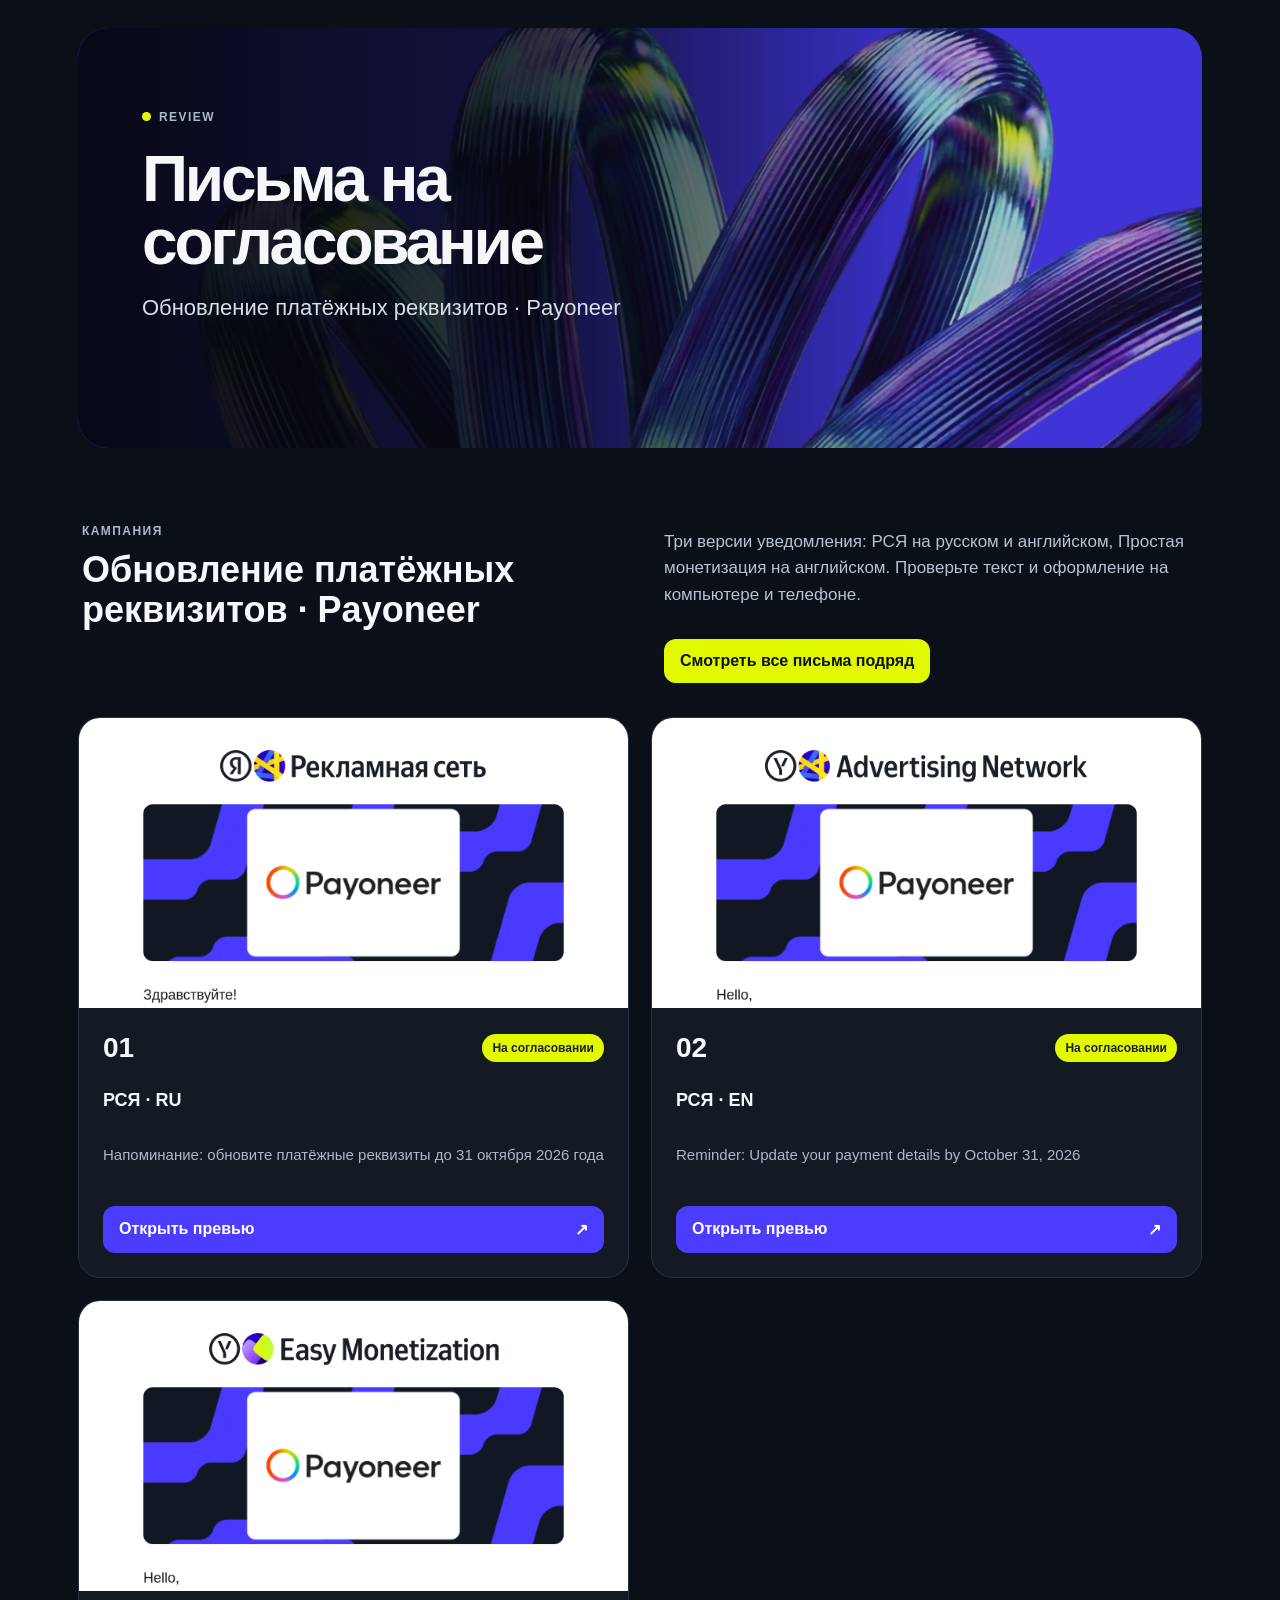
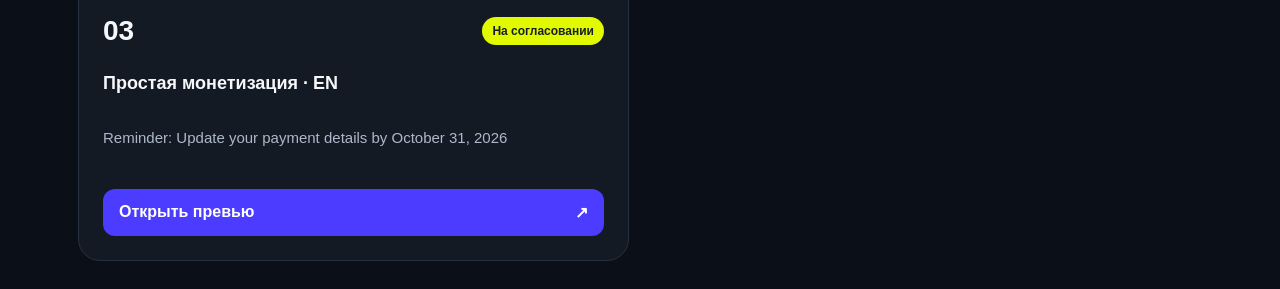
<file: index.html>
<!doctype html>
<html lang="ru">
<head>
  <meta charset="utf-8">
  <meta name="viewport" content="width=device-width,initial-scale=1">
  <meta name="robots" content="noindex, nofollow, noarchive, nosnippet, noimageindex">
  <title>Обновление платёжных реквизитов · Payoneer — письма на согласование</title>
  <link rel="stylesheet" href="styles.css">
</head>
<body>
  <main>
    <section class="hero">
      <img class="hero__image" src="assets/approval-cover.png" alt="">
      <div class="hero__shade"></div>
      <div class="hero__copy"><p class="eyebrow"><span></span>Review</p><h1>Письма на согласование</h1><p>Обновление платёжных реквизитов · Payoneer</p></div>
    </section>
    <section class="intro"><div><p class="kicker">Кампания</p><h2>Обновление платёжных реквизитов · Payoneer</h2></div><div><p class="intro__copy">Три версии уведомления: РСЯ на русском и английском, Простая монетизация на английском. Проверьте текст и оформление на компьютере и телефоне.</p><a class="all-open" href="all.html" style="display:inline-flex;margin-top:14px;padding:13px 16px;border-radius:12px;color:#111;background:#e1fa00;text-decoration:none;font-weight:700">Смотреть все письма подряд</a></div></section>
    <section class="grid"><article class="card">
  <div class="thumb" data-review-thumb>
    <div class="thumb__stage"><iframe src="yan-ru/email.html" title="Миниатюра письма 01" tabindex="-1"></iframe></div>
    <a class="thumb__link" href="yan-ru/" target="_blank" rel="noopener" aria-label="Открыть превью: РСЯ · RU"></a>
  </div>
  <div class="card__body">
    <div class="topline"><span class="number">01</span><span class="status status--pending">На согласовании</span></div>
    <h3 class="email-name">РСЯ · RU</h3>
    <p class="email-subject">Напоминание: обновите платёжные реквизиты до 31 октября 2026 года</p>
    <a class="open" href="yan-ru/" target="_blank" rel="noopener">Открыть превью <span aria-hidden="true">↗</span></a>
  </div>
</article><article class="card">
  <div class="thumb" data-review-thumb>
    <div class="thumb__stage"><iframe src="yan-en/email.html" title="Миниатюра письма 02" tabindex="-1"></iframe></div>
    <a class="thumb__link" href="yan-en/" target="_blank" rel="noopener" aria-label="Открыть превью: РСЯ · EN"></a>
  </div>
  <div class="card__body">
    <div class="topline"><span class="number">02</span><span class="status status--pending">На согласовании</span></div>
    <h3 class="email-name">РСЯ · EN</h3>
    <p class="email-subject">Reminder: Update your payment details by October 31, 2026</p>
    <a class="open" href="yan-en/" target="_blank" rel="noopener">Открыть превью <span aria-hidden="true">↗</span></a>
  </div>
</article><article class="card">
  <div class="thumb" data-review-thumb>
    <div class="thumb__stage"><iframe src="easy-en/email.html" title="Миниатюра письма 03" tabindex="-1"></iframe></div>
    <a class="thumb__link" href="easy-en/" target="_blank" rel="noopener" aria-label="Открыть превью: Простая монетизация · EN"></a>
  </div>
  <div class="card__body">
    <div class="topline"><span class="number">03</span><span class="status status--pending">На согласовании</span></div>
    <h3 class="email-name">Простая монетизация · EN</h3>
    <p class="email-subject">Reminder: Update your payment details by October 31, 2026</p>
    <a class="open" href="easy-en/" target="_blank" rel="noopener">Открыть превью <span aria-hidden="true">↗</span></a>
  </div>
</article></section>
  </main>
  <pre id="review-qa" hidden>{"ready":false}</pre>
  <script>
    const DESKTOP_WIDTH = 700;
    const fitThumb = thumb => {
      const stage = thumb.querySelector('.thumb__stage');
      const scale = thumb.clientWidth / DESKTOP_WIDTH;
      stage.style.transform = `scale(${scale})`;
      stage.dataset.scale = String(scale);
    };
    const thumbs = [...document.querySelectorAll('[data-review-thumb]')];
    const observer = new ResizeObserver(entries => entries.forEach(entry => fitThumb(entry.target)));
    thumbs.forEach(thumb => { fitThumb(thumb); observer.observe(thumb); });

    const publishQa = () => {
      const result = {
        ready: true,
        viewport: {clientWidth: document.documentElement.clientWidth, scrollWidth: document.documentElement.scrollWidth},
        documentOverflow: document.documentElement.scrollWidth > document.documentElement.clientWidth + 1,
        brokenImages: [...document.images].filter(image => image.complete && image.naturalWidth === 0).map(image => image.getAttribute('src')),
        cards: []
      };
      thumbs.forEach((thumb, index) => {
        const stage = thumb.querySelector('.thumb__stage');
        const frame = thumb.querySelector('iframe');
        const article = thumb.closest('.card');
        const number = article.querySelector('.number');
        const emailName = article.querySelector('.email-name');
        const emailSubject = article.querySelector('.email-subject');
        const numberStyle = getComputedStyle(number);
        const nameStyle = getComputedStyle(emailName);
        const subjectStyle = getComputedStyle(emailSubject);
        const thumbRect = thumb.getBoundingClientRect();
        const stageRect = stage.getBoundingClientRect();
        const card = {
          index,
          loaded: false,
          fitGap: Math.abs(thumbRect.width - stageRect.width),
          brokenImages: [],
          iframeOverflow: null,
          name: emailName.textContent.trim(),
          subject: emailSubject.textContent.trim(),
          nameIsPrimary: parseFloat(nameStyle.fontSize) > parseFloat(subjectStyle.fontSize)
            && Number(nameStyle.fontWeight) > Number(subjectStyle.fontWeight),
          colorsMatch: numberStyle.color === 'rgb(245, 247, 251)'
            && nameStyle.color === 'rgb(245, 247, 251)'
            && subjectStyle.color === 'rgb(174, 184, 202)'
        };
        try {
          const doc = frame.contentDocument;
          card.loaded = Boolean(doc && doc.readyState === 'complete');
          if (doc) {
            card.brokenImages = [...doc.images].filter(image => image.complete && image.naturalWidth === 0).map(image => image.getAttribute('src'));
            card.iframeOverflow = doc.documentElement.scrollWidth > doc.documentElement.clientWidth + 1;
          }
        } catch (_) {}
        result.cards.push(card);
      });
      document.getElementById('review-qa').textContent = JSON.stringify(result);
      window.__reviewQa = result;
    };
    window.addEventListener('load', () => { setTimeout(publishQa, 250); setTimeout(publishQa, 1200); });
  </script>
</body>
</html>
</file>
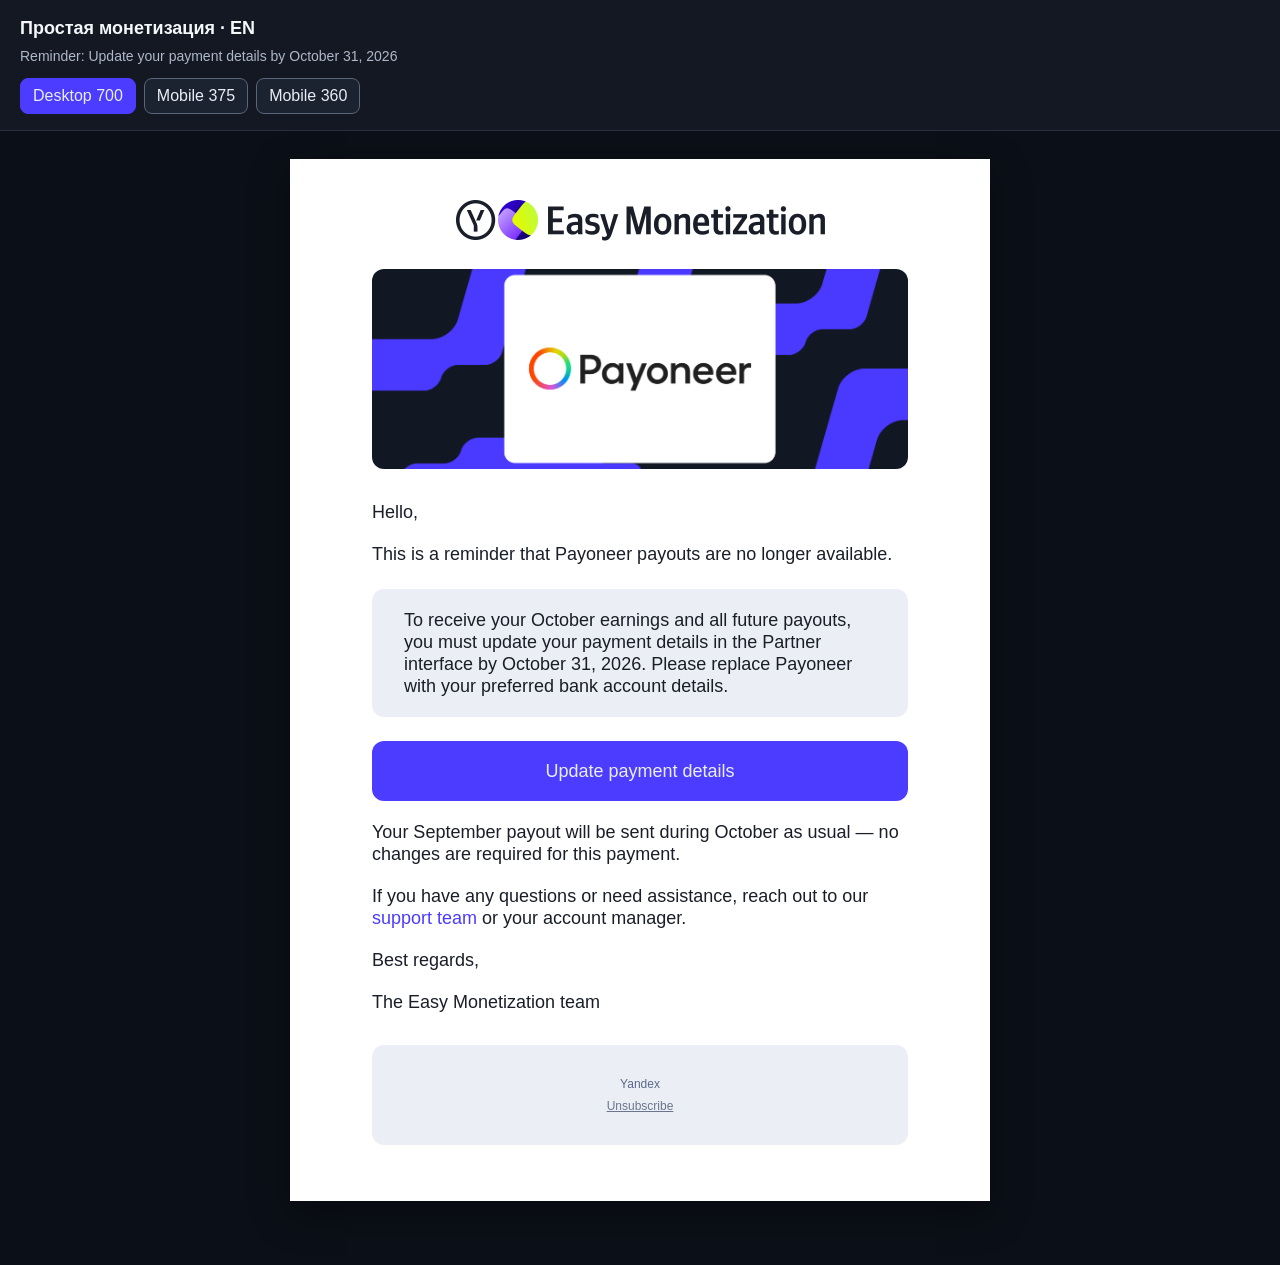
<file: easy-en/index.html>
<!doctype html>
<html lang="ru">
<head>
  <meta charset="utf-8">
  <meta name="viewport" content="width=device-width,initial-scale=1">
  <meta name="robots" content="noindex, nofollow, noarchive, nosnippet, noimageindex">
  <title>Простая монетизация · EN — предпросмотр</title>
  <style>
    :root { color-scheme: dark; font-family: Arial, Helvetica, sans-serif; }
    * { box-sizing: border-box; }
    body { margin: 0; color: #f5f7fb; background: #0b0f17; }
    .bar { position: sticky; top: 0; z-index: 2; padding: 16px 20px; background: rgba(20,26,36,.96); border-bottom: 1px solid #283140; backdrop-filter: blur(12px); }
    .bar__top { display: block; }
    h1 { margin: 0; font-size: 18px; line-height: 24px; }
    .email-subject { margin: 6px 0 0; color: #aeb8ca; font-size: 14px; line-height: 20px; font-weight: 400; }
    .controls { display: flex; flex-wrap: wrap; gap: 8px; margin-top: 12px; }
    button { padding: 8px 12px; border: 1px solid #58657a; border-radius: 8px; color: #e9edf5; background: #1b2330; cursor: pointer; font: inherit; }
    button[aria-pressed="true"] { border-color: #4b3cff; background: #4b3cff; }
    .stage { min-height: calc(100vh - 106px); padding: 28px 12px 64px; overflow-x: auto; text-align: center; }
    .viewport { display: inline-block; width: min(700px, 100%); min-height: 720px; overflow: hidden; background: #fff; box-shadow: 0 12px 36px rgba(0,0,0,.35); vertical-align: top; }
    iframe { display: block; width: 100%; min-height: 720px; border: 0; background: #fff; }
    @media (max-width: 700px) { .bar { position: static; } .stage { min-height: 0; padding-inline: 0; } }
  </style>
</head>
<body>
  <header class="bar">
    <div class="bar__top"><h1>Простая монетизация · EN</h1><p class="email-subject">Reminder: Update your payment details by October 31, 2026</p></div>
    <nav class="controls" aria-label="Ширина предпросмотра">
      <button type="button" data-width="700" aria-pressed="true">Desktop 700</button>
      <button type="button" data-width="375" aria-pressed="false">Mobile 375</button>
      <button type="button" data-width="360" aria-pressed="false">Mobile 360</button>
    </nav>
  </header>
  <main class="stage"><div class="viewport" id="viewport"><iframe id="email" src="email.html" title="Письмо" sandbox="allow-same-origin allow-popups allow-popups-to-escape-sandbox"></iframe></div></main>
  <script>
    const frame = document.getElementById('email');
    const viewport = document.getElementById('viewport');
    const resize = () => {
      try {
        const doc = frame.contentDocument;
        const height = Math.max(720, doc.documentElement.scrollHeight, doc.body.scrollHeight);
        frame.style.height = height + 'px';
      } catch (_) {}
    };
    frame.addEventListener('load', () => { resize(); setTimeout(resize, 150); });
    document.querySelectorAll('[data-width]').forEach(button => button.addEventListener('click', () => {
      document.querySelectorAll('[data-width]').forEach(item => item.setAttribute('aria-pressed', String(item === button)));
      viewport.style.width = button.dataset.width + 'px';
      setTimeout(resize, 250);
    }));
    const requested = new URLSearchParams(location.search).get('width');
    const requestedButton = document.querySelector(`[data-width="${requested}"]`);
    if (requestedButton) requestedButton.click();
  </script>
</body>
</html>
</file>
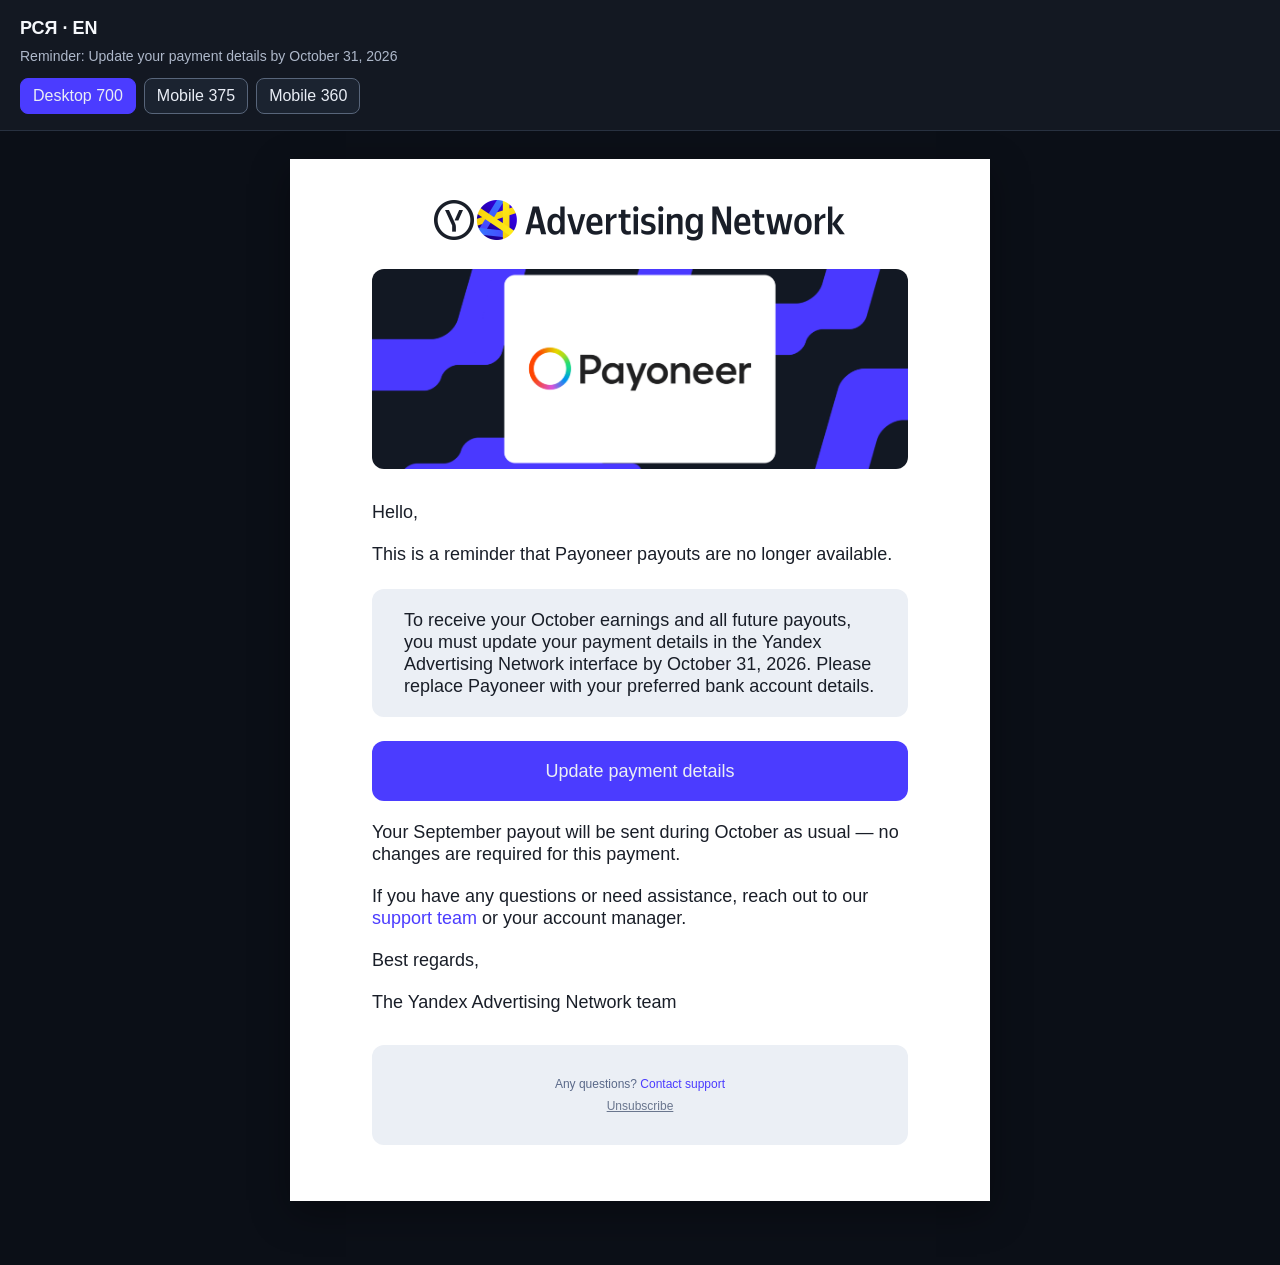
<file: yan-en/index.html>
<!doctype html>
<html lang="ru">
<head>
  <meta charset="utf-8">
  <meta name="viewport" content="width=device-width,initial-scale=1">
  <meta name="robots" content="noindex, nofollow, noarchive, nosnippet, noimageindex">
  <title>РСЯ · EN — предпросмотр</title>
  <style>
    :root { color-scheme: dark; font-family: Arial, Helvetica, sans-serif; }
    * { box-sizing: border-box; }
    body { margin: 0; color: #f5f7fb; background: #0b0f17; }
    .bar { position: sticky; top: 0; z-index: 2; padding: 16px 20px; background: rgba(20,26,36,.96); border-bottom: 1px solid #283140; backdrop-filter: blur(12px); }
    .bar__top { display: block; }
    h1 { margin: 0; font-size: 18px; line-height: 24px; }
    .email-subject { margin: 6px 0 0; color: #aeb8ca; font-size: 14px; line-height: 20px; font-weight: 400; }
    .controls { display: flex; flex-wrap: wrap; gap: 8px; margin-top: 12px; }
    button { padding: 8px 12px; border: 1px solid #58657a; border-radius: 8px; color: #e9edf5; background: #1b2330; cursor: pointer; font: inherit; }
    button[aria-pressed="true"] { border-color: #4b3cff; background: #4b3cff; }
    .stage { min-height: calc(100vh - 106px); padding: 28px 12px 64px; overflow-x: auto; text-align: center; }
    .viewport { display: inline-block; width: min(700px, 100%); min-height: 720px; overflow: hidden; background: #fff; box-shadow: 0 12px 36px rgba(0,0,0,.35); vertical-align: top; }
    iframe { display: block; width: 100%; min-height: 720px; border: 0; background: #fff; }
    @media (max-width: 700px) { .bar { position: static; } .stage { min-height: 0; padding-inline: 0; } }
  </style>
</head>
<body>
  <header class="bar">
    <div class="bar__top"><h1>РСЯ · EN</h1><p class="email-subject">Reminder: Update your payment details by October 31, 2026</p></div>
    <nav class="controls" aria-label="Ширина предпросмотра">
      <button type="button" data-width="700" aria-pressed="true">Desktop 700</button>
      <button type="button" data-width="375" aria-pressed="false">Mobile 375</button>
      <button type="button" data-width="360" aria-pressed="false">Mobile 360</button>
    </nav>
  </header>
  <main class="stage"><div class="viewport" id="viewport"><iframe id="email" src="email.html" title="Письмо" sandbox="allow-same-origin allow-popups allow-popups-to-escape-sandbox"></iframe></div></main>
  <script>
    const frame = document.getElementById('email');
    const viewport = document.getElementById('viewport');
    const resize = () => {
      try {
        const doc = frame.contentDocument;
        const height = Math.max(720, doc.documentElement.scrollHeight, doc.body.scrollHeight);
        frame.style.height = height + 'px';
      } catch (_) {}
    };
    frame.addEventListener('load', () => { resize(); setTimeout(resize, 150); });
    document.querySelectorAll('[data-width]').forEach(button => button.addEventListener('click', () => {
      document.querySelectorAll('[data-width]').forEach(item => item.setAttribute('aria-pressed', String(item === button)));
      viewport.style.width = button.dataset.width + 'px';
      setTimeout(resize, 250);
    }));
    const requested = new URLSearchParams(location.search).get('width');
    const requestedButton = document.querySelector(`[data-width="${requested}"]`);
    if (requestedButton) requestedButton.click();
  </script>
</body>
</html>
</file>
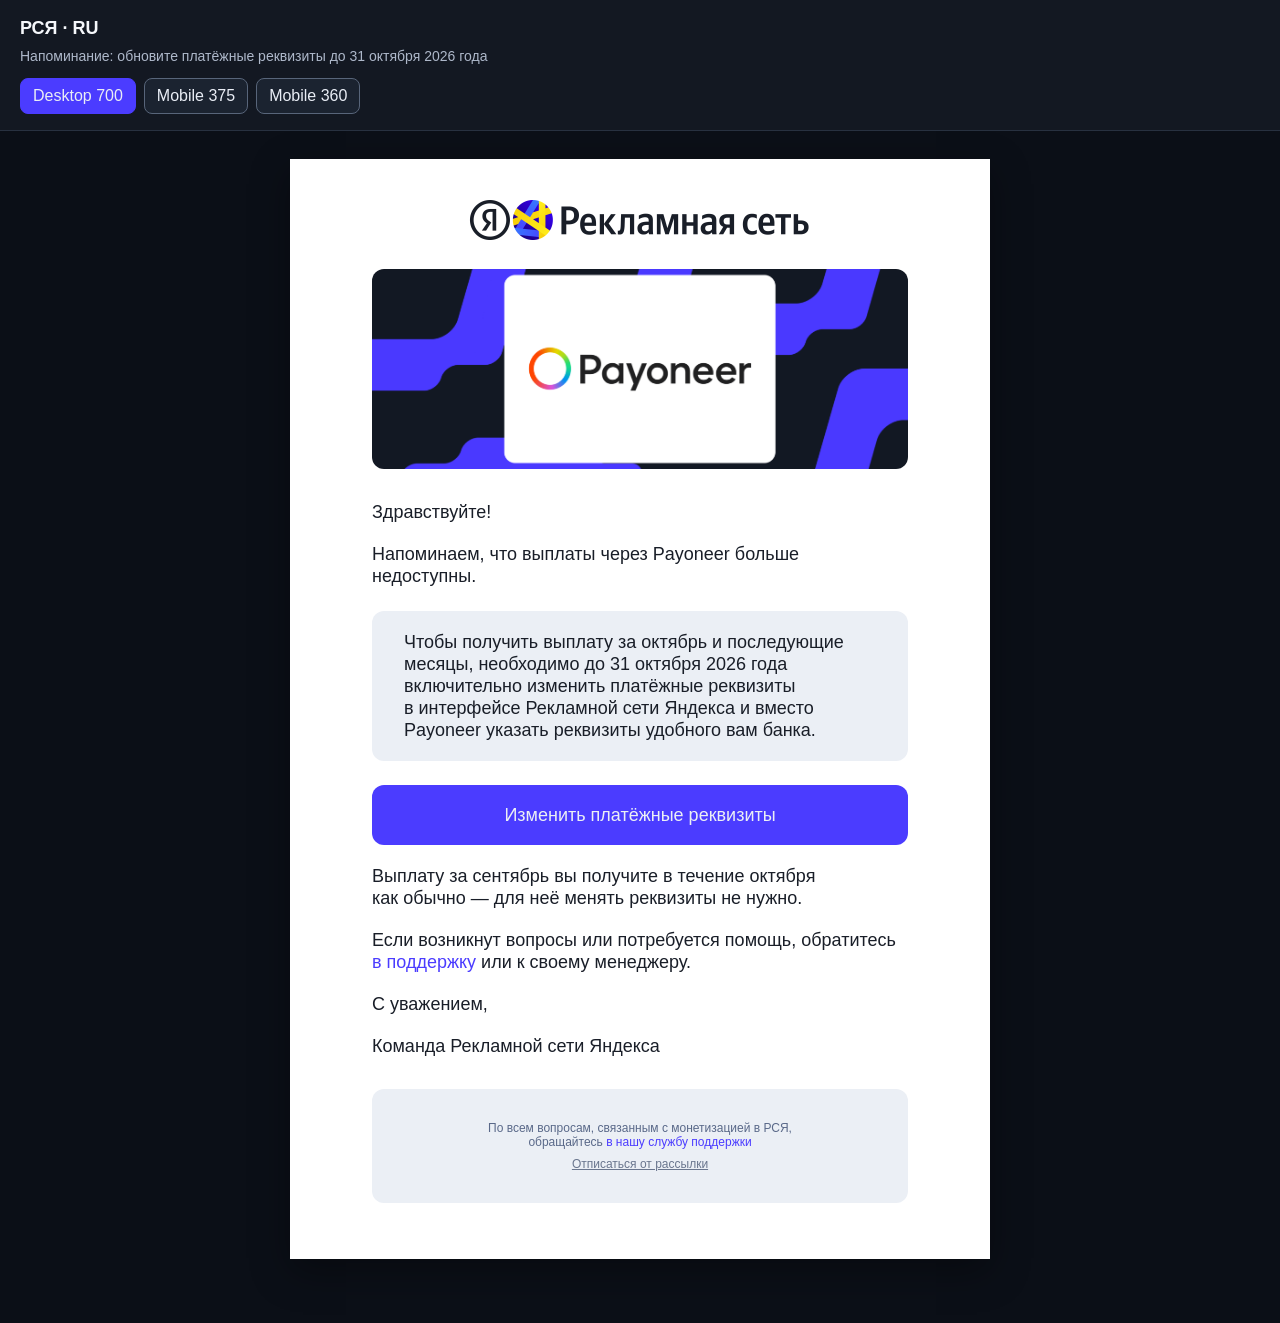
<file: yan-ru/index.html>
<!doctype html>
<html lang="ru">
<head>
  <meta charset="utf-8">
  <meta name="viewport" content="width=device-width,initial-scale=1">
  <meta name="robots" content="noindex, nofollow, noarchive, nosnippet, noimageindex">
  <title>РСЯ · RU — предпросмотр</title>
  <style>
    :root { color-scheme: dark; font-family: Arial, Helvetica, sans-serif; }
    * { box-sizing: border-box; }
    body { margin: 0; color: #f5f7fb; background: #0b0f17; }
    .bar { position: sticky; top: 0; z-index: 2; padding: 16px 20px; background: rgba(20,26,36,.96); border-bottom: 1px solid #283140; backdrop-filter: blur(12px); }
    .bar__top { display: block; }
    h1 { margin: 0; font-size: 18px; line-height: 24px; }
    .email-subject { margin: 6px 0 0; color: #aeb8ca; font-size: 14px; line-height: 20px; font-weight: 400; }
    .controls { display: flex; flex-wrap: wrap; gap: 8px; margin-top: 12px; }
    button { padding: 8px 12px; border: 1px solid #58657a; border-radius: 8px; color: #e9edf5; background: #1b2330; cursor: pointer; font: inherit; }
    button[aria-pressed="true"] { border-color: #4b3cff; background: #4b3cff; }
    .stage { min-height: calc(100vh - 106px); padding: 28px 12px 64px; overflow-x: auto; text-align: center; }
    .viewport { display: inline-block; width: min(700px, 100%); min-height: 720px; overflow: hidden; background: #fff; box-shadow: 0 12px 36px rgba(0,0,0,.35); vertical-align: top; }
    iframe { display: block; width: 100%; min-height: 720px; border: 0; background: #fff; }
    @media (max-width: 700px) { .bar { position: static; } .stage { min-height: 0; padding-inline: 0; } }
  </style>
</head>
<body>
  <header class="bar">
    <div class="bar__top"><h1>РСЯ · RU</h1><p class="email-subject">Напоминание: обновите платёжные реквизиты до 31 октября 2026 года</p></div>
    <nav class="controls" aria-label="Ширина предпросмотра">
      <button type="button" data-width="700" aria-pressed="true">Desktop 700</button>
      <button type="button" data-width="375" aria-pressed="false">Mobile 375</button>
      <button type="button" data-width="360" aria-pressed="false">Mobile 360</button>
    </nav>
  </header>
  <main class="stage"><div class="viewport" id="viewport"><iframe id="email" src="email.html" title="Письмо" sandbox="allow-same-origin allow-popups allow-popups-to-escape-sandbox"></iframe></div></main>
  <script>
    const frame = document.getElementById('email');
    const viewport = document.getElementById('viewport');
    const resize = () => {
      try {
        const doc = frame.contentDocument;
        const height = Math.max(720, doc.documentElement.scrollHeight, doc.body.scrollHeight);
        frame.style.height = height + 'px';
      } catch (_) {}
    };
    frame.addEventListener('load', () => { resize(); setTimeout(resize, 150); });
    document.querySelectorAll('[data-width]').forEach(button => button.addEventListener('click', () => {
      document.querySelectorAll('[data-width]').forEach(item => item.setAttribute('aria-pressed', String(item === button)));
      viewport.style.width = button.dataset.width + 'px';
      setTimeout(resize, 250);
    }));
    const requested = new URLSearchParams(location.search).get('width');
    const requestedButton = document.querySelector(`[data-width="${requested}"]`);
    if (requestedButton) requestedButton.click();
  </script>
</body>
</html>
</file>
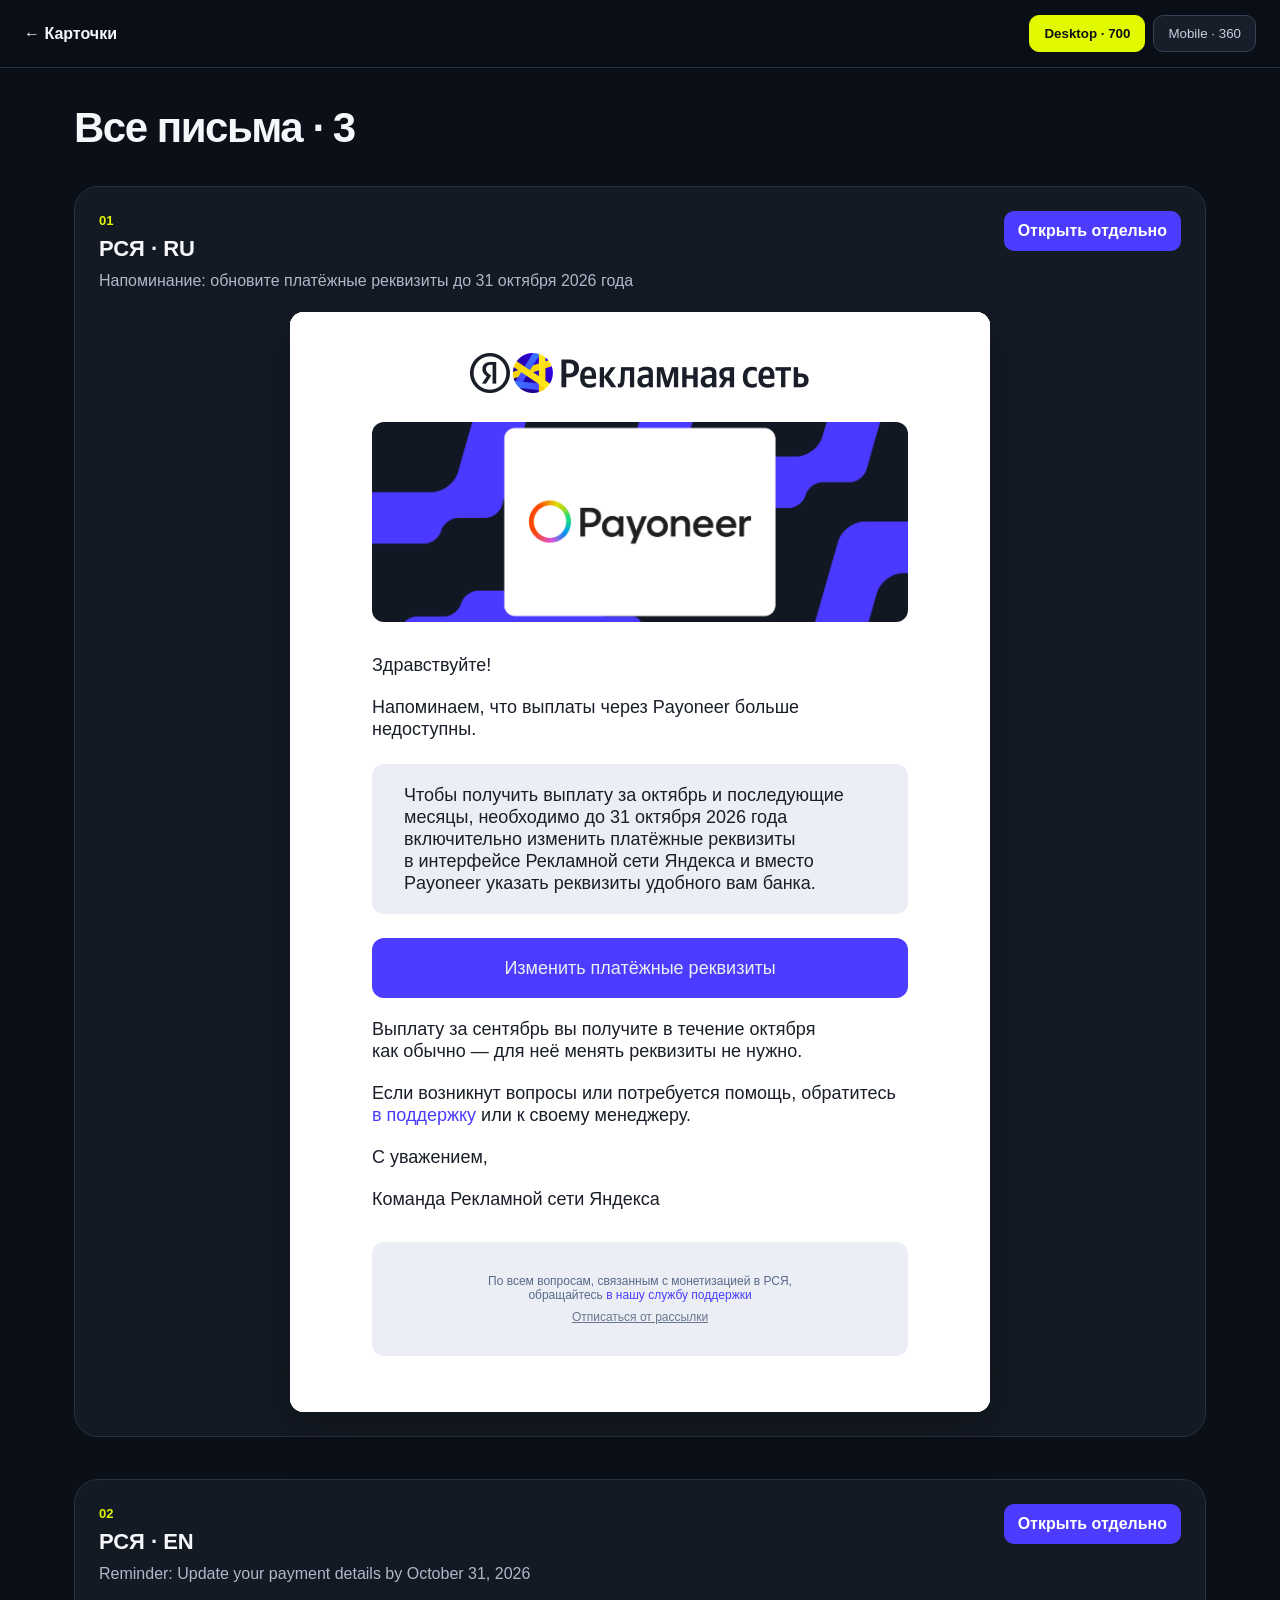
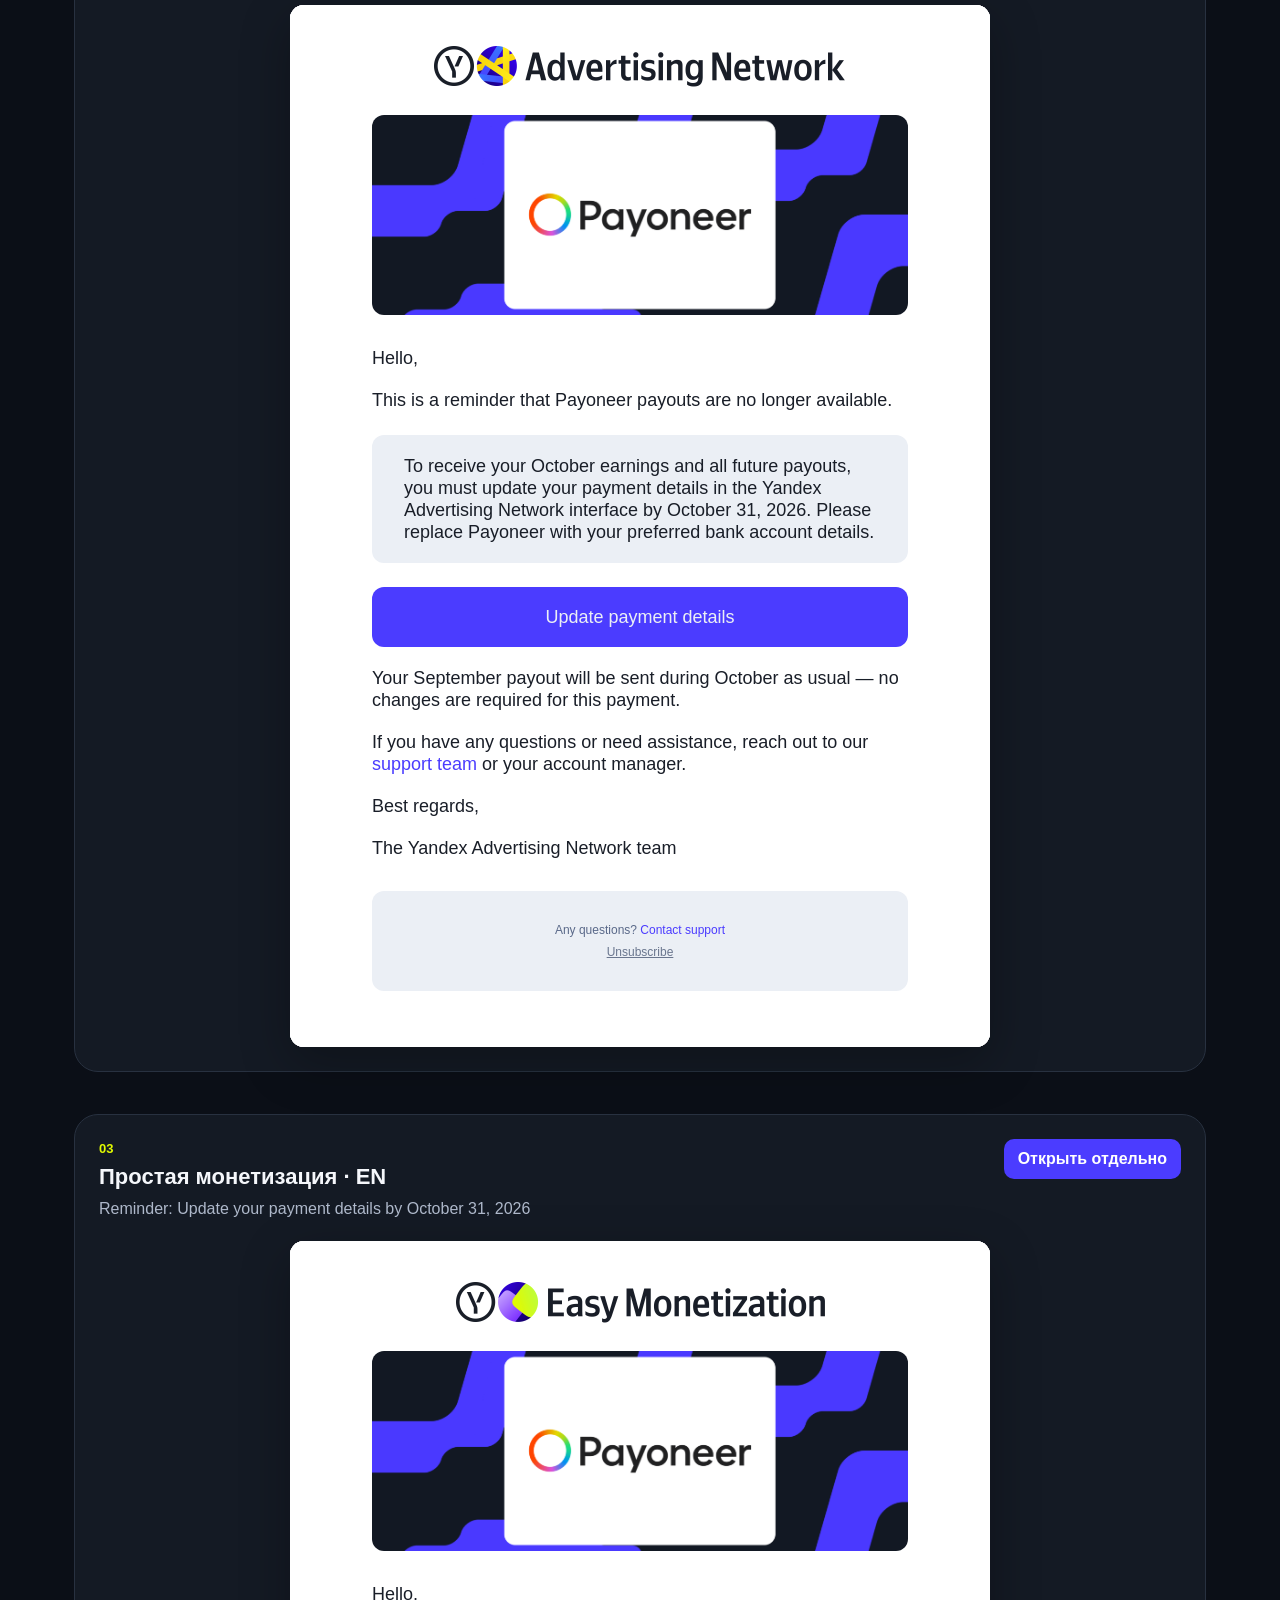
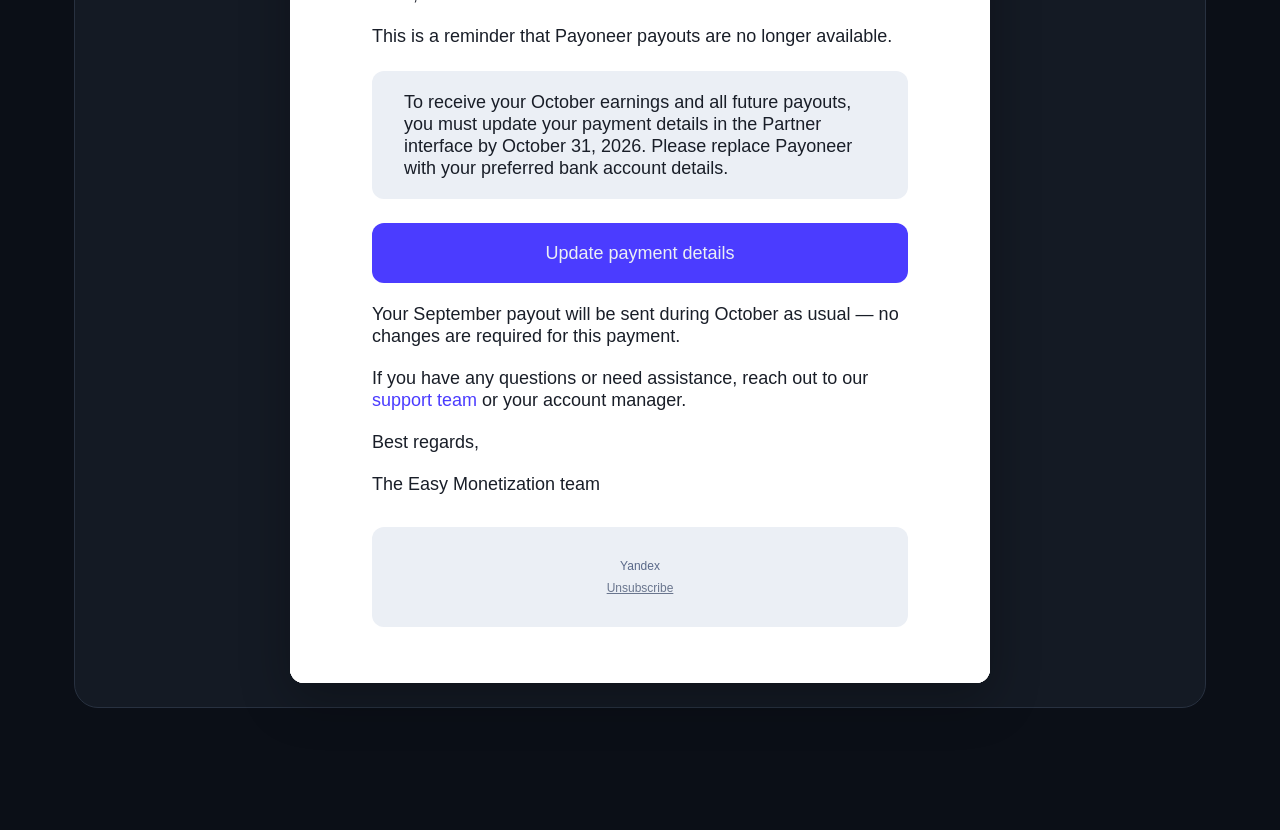
<file: all.html>
<!doctype html>
<html lang="ru">
<head>
  <meta charset="utf-8">
  <meta name="viewport" content="width=device-width, initial-scale=1">
  <meta name="robots" content="noindex,nofollow,noarchive">
  <title>Обновление платёжных реквизитов · Payoneer — все письма</title>
  <style>
    *{box-sizing:border-box}html{background:#0b0f17}body{margin:0;color:#f5f7fb;background:#0b0f17;font-family:Arial,Helvetica,sans-serif}
    .toolbar{position:sticky;top:0;z-index:10;display:flex;align-items:center;justify-content:space-between;gap:20px;padding:15px 24px;border-bottom:1px solid #283140;background:rgba(11,15,23,.96);backdrop-filter:blur(12px)}
    .toolbar a{color:#f5f7fb;text-decoration:none;font-weight:700}.toolbar__controls{display:flex;gap:8px}button{padding:10px 14px;border:1px solid #364155;border-radius:10px;color:#c9d1df;background:#171e2a;cursor:pointer}button.is-active{color:#111;background:#e1fa00;border-color:#e1fa00;font-weight:700}
    main{max-width:1180px;margin:auto;padding:36px 24px 80px}.page-title{margin:0 0 34px;font-size:42px;letter-spacing:-.035em}.email-review{margin-bottom:42px;padding:24px;border:1px solid #283140;border-radius:24px;background:#141a24}
    .email-review__header{display:flex;align-items:flex-start;justify-content:space-between;gap:24px;margin-bottom:20px}.email-review__header span{color:#e1fa00;font-size:13px;font-weight:700}.email-review__header h2{margin:7px 0;font-size:22px}.email-review__header p{margin:0;color:#aeb8ca;line-height:1.45}.email-review__header a{flex:none;padding:11px 14px;border-radius:10px;color:#fff;background:#4b3cff;text-decoration:none;font-weight:700}
    .email-viewport{width:700px;max-width:100%;margin:auto;overflow:hidden;border-radius:14px;background:#fff;box-shadow:0 16px 50px rgba(0,0,0,.28)}iframe{display:block;width:100%;height:900px;border:0;background:#fff}
    @media(max-width:700px){.toolbar{padding:12px;align-items:flex-start}.toolbar__controls{display:none}main{padding:26px 10px 60px}.page-title{font-size:32px}.email-review{padding:12px;border-radius:16px}.email-review__header{display:block}.email-review__header a{display:inline-block;margin-top:14px}}
  </style>
</head>
<body>
  <nav class="toolbar"><a href="index.html">← Карточки</a><div class="toolbar__controls"><button class="is-active" data-width="700">Desktop · 700</button><button data-width="360">Mobile · 360</button></div></nav>
  <main><h1 class="page-title">Все письма · 3</h1><article class="email-review">
  <header class="email-review__header">
    <div><span>01</span><h2>РСЯ · RU</h2><p>Напоминание: обновите платёжные реквизиты до 31 октября 2026 года</p></div>
    <a href="yan-ru/index.html">Открыть отдельно</a>
  </header>
  <div class="email-viewport"><iframe src="yan-ru/email.html" title="РСЯ · RU" loading="eager"></iframe></div>
</article><article class="email-review">
  <header class="email-review__header">
    <div><span>02</span><h2>РСЯ · EN</h2><p>Reminder: Update your payment details by October 31, 2026</p></div>
    <a href="yan-en/index.html">Открыть отдельно</a>
  </header>
  <div class="email-viewport"><iframe src="yan-en/email.html" title="РСЯ · EN" loading="eager"></iframe></div>
</article><article class="email-review">
  <header class="email-review__header">
    <div><span>03</span><h2>Простая монетизация · EN</h2><p>Reminder: Update your payment details by October 31, 2026</p></div>
    <a href="easy-en/index.html">Открыть отдельно</a>
  </header>
  <div class="email-viewport"><iframe src="easy-en/email.html" title="Простая монетизация · EN" loading="eager"></iframe></div>
</article></main>
  <script>
    const fitFrame = frame => {
      try {
        const doc = frame.contentDocument;
        if (doc) frame.style.height = Math.max(doc.body.scrollHeight, doc.documentElement.scrollHeight) + 'px';
      } catch (_) {}
    };
    document.querySelectorAll('iframe').forEach(frame => { frame.addEventListener('load', () => { fitFrame(frame); setTimeout(() => fitFrame(frame), 300); }); });
    document.querySelectorAll('[data-width]').forEach(button => button.addEventListener('click', () => {
      document.querySelectorAll('[data-width]').forEach(item => item.classList.toggle('is-active', item === button));
      document.querySelectorAll('.email-viewport').forEach(viewport => viewport.style.width = button.dataset.width + 'px');
    }));
  </script>
</body>
</html>
</file>
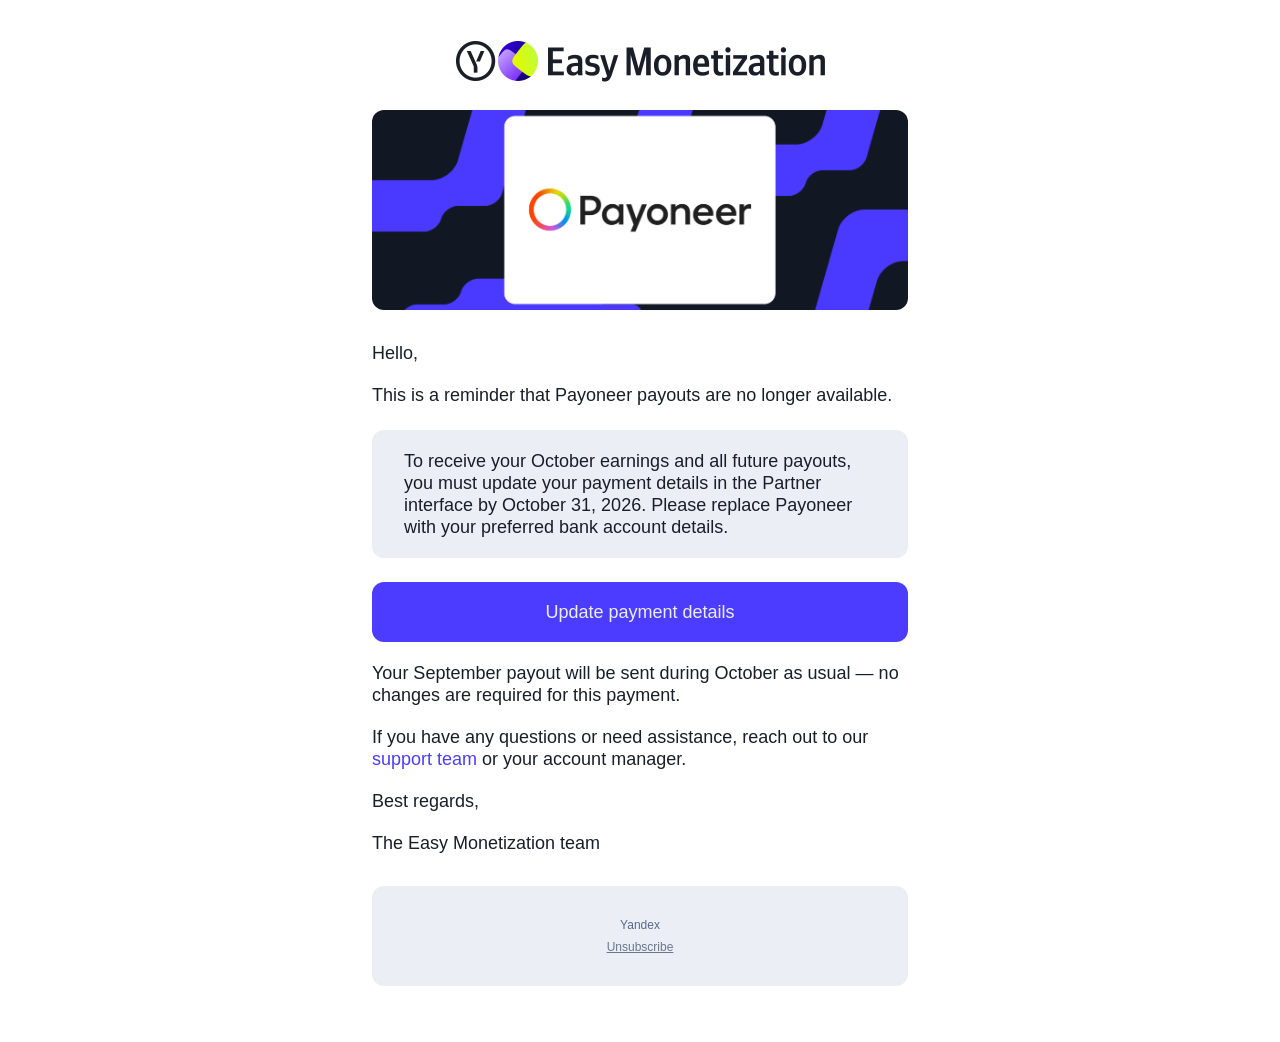
<file: easy-en/email.html>
<!doctype html>
<html lang="en">
<head><meta name="robots" content="noindex,nofollow"><meta charset="utf-8"><meta name="viewport" content="width=device-width,initial-scale=1"><title>Reminder: Update your payment details by&nbsp;October 31, 2026</title>
<style type="text/css">@media only screen and (min-width:601px){.header-logo-width-372{width:372px!important;}}@media only screen and (max-width:600px){.design-h1{font-size:24px!important;line-height:28.8px!important;}.design-h2{font-size:18px!important;line-height:21.6px!important;}.design-button{font-size:15px!important;line-height:28px!important;}.email-shell{width:100%!important;max-width:600px!important;}.header-logo-width-372{width:223.2px!important;max-width:100%!important;}.header-logo{width:100%!important;max-width:100%!important;height:auto!important;}.plain-list-gap{padding-bottom:20px!important;}.content-pad{padding-left:15px!important;padding-right:15px!important;}.hero-image-rounded{border-radius:12px!important;}.v2-schedule-time-col{width:96px!important;padding-right:8px!important;}.v2-schedule-time-badge{width:88px!important;}.v2-schedule-time-badge span{font-size:12px!important;line-height:14px!important;}.v2-news-desktop-image,.v2-image-text-desktop-image,.v2-image-text-wide-desktop,.v2-media-card-desktop-image,.v2-media-preview-desktop-image{display:none!important;width:0!important;max-height:0!important;overflow:hidden!important;mso-hide:all!important;}.v2-news-mobile-image,.v2-image-text-mobile-image,.v2-image-text-wide-mobile,.v2-media-card-mobile-image,.v2-media-preview-mobile-image{display:block!important;max-height:none!important;overflow:visible!important;}.v2-image-text-mobile-image{padding-bottom:16px!important;}.v2-news-copy,.v2-image-text-copy,.v2-media-preview-copy{display:block!important;width:100%!important;padding-left:0!important;padding-right:0!important;}.v2-news-button{width:100%!important;}.v2-news-item{padding-top:24px!important;}.v2-media-card-item,.v2-event-choice-item,.v2-icon-fact-grid-item{display:block!important;width:100%!important;padding:0 0 16px!important;}.v2-stat-panel-cell{display:block!important;width:100%!important;box-sizing:border-box!important;}.v2-stat-grid-card{display:block!important;width:100%!important;box-sizing:border-box!important;height:auto!important;}.v2-stat-grid-value,.v2-stat-panel-label{height:auto!important;}.v2-stat-grid-gutter{display:block!important;width:100%!important;height:16px!important;}.v2-event-choice-copy{height:auto!important;padding-bottom:24px!important;}.v2-event-card{padding:24px!important;}.v2-event-confirmation-card{padding:24px!important;}.v2-event-confirmation-datetime,.v2-event-confirmation-timezone{display:block!important;width:100%!important;text-align:left!important;}.v2-event-confirmation-datetime{padding-bottom:8px!important;}.v2-event-confirmation-timezone{padding:0 0 24px!important;}.v2-course-promo-card{padding:24px!important;}.v2-course-facts,.v2-course-copy,.v2-course-service,.v2-course-speaker{display:block!important;width:100%!important;}.v2-course-facts{padding:0 0 20px!important;}.v2-course-copy{padding:0 0 24px!important;}.v2-course-service{padding:0 0 20px!important;}.v2-tile-cell{display:block!important;width:100%!important;padding:0 0 16px!important;}.v4-cta-group-item{display:block!important;width:100%!important;box-sizing:border-box!important;padding:8px!important;}}@media only screen and (max-width:375px){.v2-case-conversion-card{padding:20px!important;border-radius:20px!important;}.v2-case-conversion-button{width:100%!important;}.v2-schedule-time-col,.v2-schedule-copy{display:block!important;width:100%!important;max-width:100%!important;}.v2-schedule-time-col{padding:0 0 8px!important;}}</style></head>
<body bgcolor="#FFFFFF" style="margin:0;padding:0;background-color:#FFFFFF;">
<!--[if !mso]><!--><div class="preheader" style="display:none!important;max-height:0;max-width:0;opacity:0;overflow:hidden;font-size:1px;line-height:1px;color:transparent;mso-hide:all;">Payoneer is no longer supported. Please add a&nbsp;new payout method to&nbsp;receive your earnings<span aria-hidden="true" style="display:none!important;max-height:0;max-width:0;opacity:0;overflow:hidden;font-size:1px;line-height:1px;color:transparent;mso-hide:all;">&#847;&zwnj;&nbsp;&#847;&zwnj;&nbsp;&#847;&zwnj;&nbsp;&#847;&zwnj;&nbsp;&#847;&zwnj;&nbsp;&#847;&zwnj;&nbsp;&#847;&zwnj;&nbsp;&#847;&zwnj;&nbsp;&#847;&zwnj;&nbsp;&#847;&zwnj;&nbsp;&#847;&zwnj;&nbsp;&#847;&zwnj;&nbsp;&#847;&zwnj;&nbsp;&#847;&zwnj;&nbsp;&#847;&zwnj;&nbsp;&#847;&zwnj;&nbsp;&#847;&zwnj;&nbsp;&#847;&zwnj;&nbsp;&#847;&zwnj;&nbsp;&#847;&zwnj;&nbsp;&#847;&zwnj;&nbsp;&#847;&zwnj;&nbsp;&#847;&zwnj;&nbsp;&#847;&zwnj;&nbsp;&#847;&zwnj;&nbsp;&#847;&zwnj;&nbsp;&#847;&zwnj;&nbsp;&#847;&zwnj;&nbsp;&#847;&zwnj;&nbsp;&#847;&zwnj;&nbsp;&#847;&zwnj;&nbsp;&#847;&zwnj;&nbsp;&#847;&zwnj;&nbsp;&#847;&zwnj;&nbsp;&#847;&zwnj;&nbsp;&#847;&zwnj;&nbsp;&#847;&zwnj;&nbsp;&#847;&zwnj;&nbsp;&#847;&zwnj;&nbsp;&#847;&zwnj;&nbsp;&#847;&zwnj;&nbsp;&#847;&zwnj;&nbsp;&#847;&zwnj;&nbsp;&#847;&zwnj;&nbsp;&#847;&zwnj;&nbsp;&#847;&zwnj;&nbsp;&#847;&zwnj;&nbsp;&#847;&zwnj;&nbsp;&#847;&zwnj;&nbsp;&#847;&zwnj;&nbsp;&#847;&zwnj;&nbsp;&#847;&zwnj;&nbsp;&#847;&zwnj;&nbsp;&#847;&zwnj;&nbsp;&#847;&zwnj;&nbsp;&#847;&zwnj;&nbsp;&#847;&zwnj;&nbsp;&#847;&zwnj;&nbsp;&#847;&zwnj;&nbsp;&#847;&zwnj;&nbsp;&#847;&zwnj;&nbsp;&#847;&zwnj;&nbsp;&#847;&zwnj;&nbsp;&#847;&zwnj;&nbsp;&#847;&zwnj;&nbsp;&#847;&zwnj;&nbsp;&#847;&zwnj;&nbsp;&#847;&zwnj;&nbsp;&#847;&zwnj;&nbsp;&#847;&zwnj;&nbsp;&#847;&zwnj;&nbsp;&#847;&zwnj;&nbsp;&#847;&zwnj;&nbsp;&#847;&zwnj;&nbsp;&#847;&zwnj;&nbsp;&#847;&zwnj;&nbsp;&#847;&zwnj;&nbsp;&#847;&zwnj;&nbsp;&#847;&zwnj;&nbsp;&#847;&zwnj;&nbsp;&#847;&zwnj;&nbsp;&#847;&zwnj;&nbsp;&#847;&zwnj;&nbsp;&#847;&zwnj;&nbsp;&#847;&zwnj;&nbsp;&#847;&zwnj;&nbsp;&#847;&zwnj;&nbsp;&#847;&zwnj;&nbsp;&#847;&zwnj;&nbsp;&#847;&zwnj;&nbsp;&#847;&zwnj;&nbsp;&#847;&zwnj;&nbsp;&#847;&zwnj;&nbsp;&#847;&zwnj;&nbsp;&#847;&zwnj;&nbsp;&#847;&zwnj;&nbsp;&#847;&zwnj;&nbsp;&#847;&zwnj;&nbsp;&#847;&zwnj;&nbsp;&#847;&zwnj;&nbsp;&#847;&zwnj;&nbsp;&#847;&zwnj;&nbsp;&#847;&zwnj;&nbsp;&#847;&zwnj;&nbsp;&#847;&zwnj;&nbsp;&#847;&zwnj;&nbsp;&#847;&zwnj;&nbsp;&#847;&zwnj;&nbsp;&#847;&zwnj;&nbsp;&#847;&zwnj;&nbsp;&#847;&zwnj;&nbsp;&#847;&zwnj;&nbsp;&#847;&zwnj;&nbsp;&#847;&zwnj;&nbsp;&#847;&zwnj;&nbsp;&#847;&zwnj;&nbsp;&#847;&zwnj;&nbsp;&#847;&zwnj;&nbsp;&#847;&zwnj;&nbsp;&#847;&zwnj;&nbsp;</span></div><!--<![endif]-->
<table role="presentation" width="100%" cellpadding="0" cellspacing="0" bgcolor="#FFFFFF" style="width:100%;background-color:#FFFFFF;"><tr><td align="center" style="padding:20px 0 24px;">
<!--[if mso]><table role="presentation" width="600"><tr><td><![endif]-->
<table role="presentation" width="600" class="email-shell" cellpadding="0" cellspacing="0" bgcolor="#FFFFFF" style="width:100%;max-width:600px;table-layout:fixed;background-color:#FFFFFF;"><tr data-spec-block="logo"><td class="content-pad" style="padding:20px 15px 28px;"><!--[if mso]><table role="presentation" width="536" align="center" cellpadding="0" cellspacing="0"><tr><td><![endif]--><table role="presentation" width="100%" align="center" class="content-width" cellpadding="0" cellspacing="0" style="width:100%;max-width:536px;margin:0 auto;border-spacing:0;"><tr><td><table role="presentation" width="100%" align="center" border="0" cellpadding="0" cellspacing="0" style="width:100%;margin:0 auto;border-spacing:0;"><tr><td align="center" style="text-align:center;font-size:0;line-height:0;"><a class="header-logo-wrap header-logo-width-372" align="center" data-email-role="header-logo" href="https://ads.yandex.com/easy" style="display:inline-block;width:67.64%;max-width:372px;text-align:center;"><img class="header-logo header-logo-long" data-email-role="header-logo" src="images/yulia_20261005_easy-monetization--en--light.png" width="372" height="42" alt="Easy Monetization" style="display:block;width:372px;max-width:100%;height:auto;margin:0 auto;"></a></td></tr></table></td></tr></table><!--[if mso]></td></tr></table><![endif]--></td></tr><tr data-spec-block="payoneer-hero"><td class="content-pad" style="padding:0 15px 32px;"><!--[if mso]><table role="presentation" width="536" align="center" cellpadding="0" cellspacing="0"><tr><td><![endif]--><table role="presentation" width="100%" align="center" class="content-width" cellpadding="0" cellspacing="0" style="width:100%;max-width:536px;margin:0 auto;border-spacing:0;"><tr><td><img class="hero-image hero-image-rounded" src="images/payoneer.png" width="536" height="200" alt="Payoneer" style="display:block;width:100%;max-width:536px;height:auto;border:0;border-radius:12px;"></td></tr></table><!--[if mso]></td></tr></table><![endif]--></td></tr><tr data-spec-block="greeting"><td class="content-pad" style="padding:0 15px 20px;"><!--[if mso]><table role="presentation" width="536" align="center" cellpadding="0" cellspacing="0"><tr><td><![endif]--><table role="presentation" width="100%" align="center" class="content-width" cellpadding="0" cellspacing="0" style="width:100%;max-width:536px;margin:0 auto;border-spacing:0;"><tr><td><p style="margin:0;color:#191E28;font:400 18px/22px Arial,Helvetica,sans-serif;">Hello,</p></td></tr></table><!--[if mso]></td></tr></table><![endif]--></td></tr><tr data-spec-block="reminder"><td class="content-pad" style="padding:0 15px 24px;"><!--[if mso]><table role="presentation" width="536" align="center" cellpadding="0" cellspacing="0"><tr><td><![endif]--><table role="presentation" width="100%" align="center" class="content-width" cellpadding="0" cellspacing="0" style="width:100%;max-width:536px;margin:0 auto;border-spacing:0;"><tr><td><p style="margin:0;color:#191E28;font:400 18px/22px Arial,Helvetica,sans-serif;">This is a&nbsp;reminder that&nbsp;Payoneer payouts are no longer available.</p></td></tr></table><!--[if mso]></td></tr></table><![endif]--></td></tr><tr data-spec-block="action-text"><td class="content-pad" style="padding:0 15px 24px;"><!--[if mso]><table role="presentation" width="536" align="center" cellpadding="0" cellspacing="0"><tr><td><![endif]--><table role="presentation" width="100%" align="center" class="content-width" cellpadding="0" cellspacing="0" style="width:100%;max-width:536px;margin:0 auto;border-spacing:0;"><tr><td><table data-email-component="V4-KEY-STATEMENT/surface" role="presentation" width="100%" border="0" cellspacing="0" cellpadding="0" style="width:100%;max-width:536px;border-spacing:0;"><tr><td bgcolor="#EBEFF5" style="background-color:#EBEFF5;border-radius:12px;padding:20px 32px;color:#191E28;font:400 18px/22px Arial,Helvetica,sans-serif;">To&nbsp;receive your October earnings and&nbsp;all future payouts, you must update your payment details in&nbsp;the&nbsp;Partner interface by&nbsp;October 31, 2026. Please replace Payoneer with&nbsp;your preferred bank account details.</td></tr></table></td></tr></table><!--[if mso]></td></tr></table><![endif]--></td></tr><tr data-spec-block="primary-cta"><td class="content-pad" style="padding:0 15px 20px;"><!--[if mso]><table role="presentation" width="536" align="center" cellpadding="0" cellspacing="0"><tr><td><![endif]--><table role="presentation" width="100%" align="center" class="content-width" cellpadding="0" cellspacing="0" style="width:100%;max-width:536px;margin:0 auto;border-spacing:0;"><tr><td><table role="presentation" cellpadding="0" cellspacing="0" width="100%" style="width:100%;"><tr><td align="center" bgcolor="#4B3CFF" style="display:block;background-color:#4B3CFF;border:0px solid #4B3CFF;border-radius:12px;"><a class="design-button cta-link" href="https://partner.yandex.com/v2/settings/financial" target="_blank" data-cta-emphasis="accent" data-cta-reason="SINGLE_CTA_ALWAYS_ACCENT" data-cta-size="standard" data-cta-size-reason="REQUESTED_SIZE_APPLIED" style="display:block;padding:16px 16px;color:#EBEFF5;white-space:normal;overflow-wrap:anywhere;word-break:break-word;text-align:center;text-decoration:none;font:400 18px/28px Arial,Helvetica,sans-serif;">Update payment details</a></td></tr></table></td></tr></table><!--[if mso]></td></tr></table><![endif]--></td></tr><tr data-spec-block="september-payout"><td class="content-pad" style="padding:0 15px 20px;"><!--[if mso]><table role="presentation" width="536" align="center" cellpadding="0" cellspacing="0"><tr><td><![endif]--><table role="presentation" width="100%" align="center" class="content-width" cellpadding="0" cellspacing="0" style="width:100%;max-width:536px;margin:0 auto;border-spacing:0;"><tr><td><p style="margin:0;color:#191E28;font:400 18px/22px Arial,Helvetica,sans-serif;">Your September payout will be sent during October as&nbsp;usual — no changes are required for&nbsp;this payment.</p></td></tr></table><!--[if mso]></td></tr></table><![endif]--></td></tr><tr data-spec-block="contact-support"><td class="content-pad" style="padding:0 15px 20px;"><!--[if mso]><table role="presentation" width="536" align="center" cellpadding="0" cellspacing="0"><tr><td><![endif]--><table role="presentation" width="100%" align="center" class="content-width" cellpadding="0" cellspacing="0" style="width:100%;max-width:536px;margin:0 auto;border-spacing:0;"><tr><td><p style="margin:0;color:#191E28;font:400 18px/22px Arial,Helvetica,sans-serif;">If&nbsp;you have any questions or&nbsp;need assistance, reach out to&nbsp;our <a href="https://ads.yandex.com/helpcenter/en/support/contact#other" target="_blank" style="color:#4B3CFF;text-decoration:none;">support team</a> or&nbsp;your account manager.</p></td></tr></table><!--[if mso]></td></tr></table><![endif]--></td></tr><tr data-spec-block="closing"><td class="content-pad" style="padding:0 15px 20px;"><!--[if mso]><table role="presentation" width="536" align="center" cellpadding="0" cellspacing="0"><tr><td><![endif]--><table role="presentation" width="100%" align="center" class="content-width" cellpadding="0" cellspacing="0" style="width:100%;max-width:536px;margin:0 auto;border-spacing:0;"><tr><td><p style="margin:0;color:#191E28;font:400 18px/22px Arial,Helvetica,sans-serif;">Best regards,</p></td></tr></table><!--[if mso]></td></tr></table><![endif]--></td></tr><tr data-spec-block="team"><td class="content-pad" style="padding:0 15px 32px;"><!--[if mso]><table role="presentation" width="536" align="center" cellpadding="0" cellspacing="0"><tr><td><![endif]--><table role="presentation" width="100%" align="center" class="content-width" cellpadding="0" cellspacing="0" style="width:100%;max-width:536px;margin:0 auto;border-spacing:0;"><tr><td><p style="margin:0;color:#191E28;font:400 18px/22px Arial,Helvetica,sans-serif;">The&nbsp;Easy Monetization team</p></td></tr></table><!--[if mso]></td></tr></table><![endif]--></td></tr><tr data-spec-block="footer"><td class="content-pad" style="padding:0 15px 32px;"><!--[if mso]><table role="presentation" width="536" align="center" cellpadding="0" cellspacing="0"><tr><td><![endif]--><table role="presentation" width="100%" align="center" class="content-width" cellpadding="0" cellspacing="0" style="width:100%;max-width:536px;margin:0 auto;border-spacing:0;"><tr><td><table role="presentation" width="100%" align="center" cellpadding="0" cellspacing="0" bgcolor="#EBEFF5" style="width:100%;margin:0 auto;background-color:#EBEFF5;border-radius:12px;"><tr><td style="padding:28px 16px;"><table role="presentation" width="100%" align="center" cellpadding="0" cellspacing="0" style="width:100%;margin:0 auto;"><tr><td align="center" style="padding:4px 0;color:#5A6989;font:400 12px/14px Arial,Tahoma,sans-serif;text-align:center;">Yandex</td></tr><tr><td align="center" style="padding:4px 0;color:#5A6989;font:400 12px/14px Arial,Tahoma,sans-serif;text-align:center;"><a href="{{ unsubscribe_link }}" style="color:#6A768E;text-decoration:underline;">Unsubscribe</a></td></tr></table></td></tr></table></td></tr></table><!--[if mso]></td></tr></table><![endif]--></td></tr></table>
<!--[if mso]></td></tr></table><![endif]-->
</td></tr></table>
</body></html>
</file>
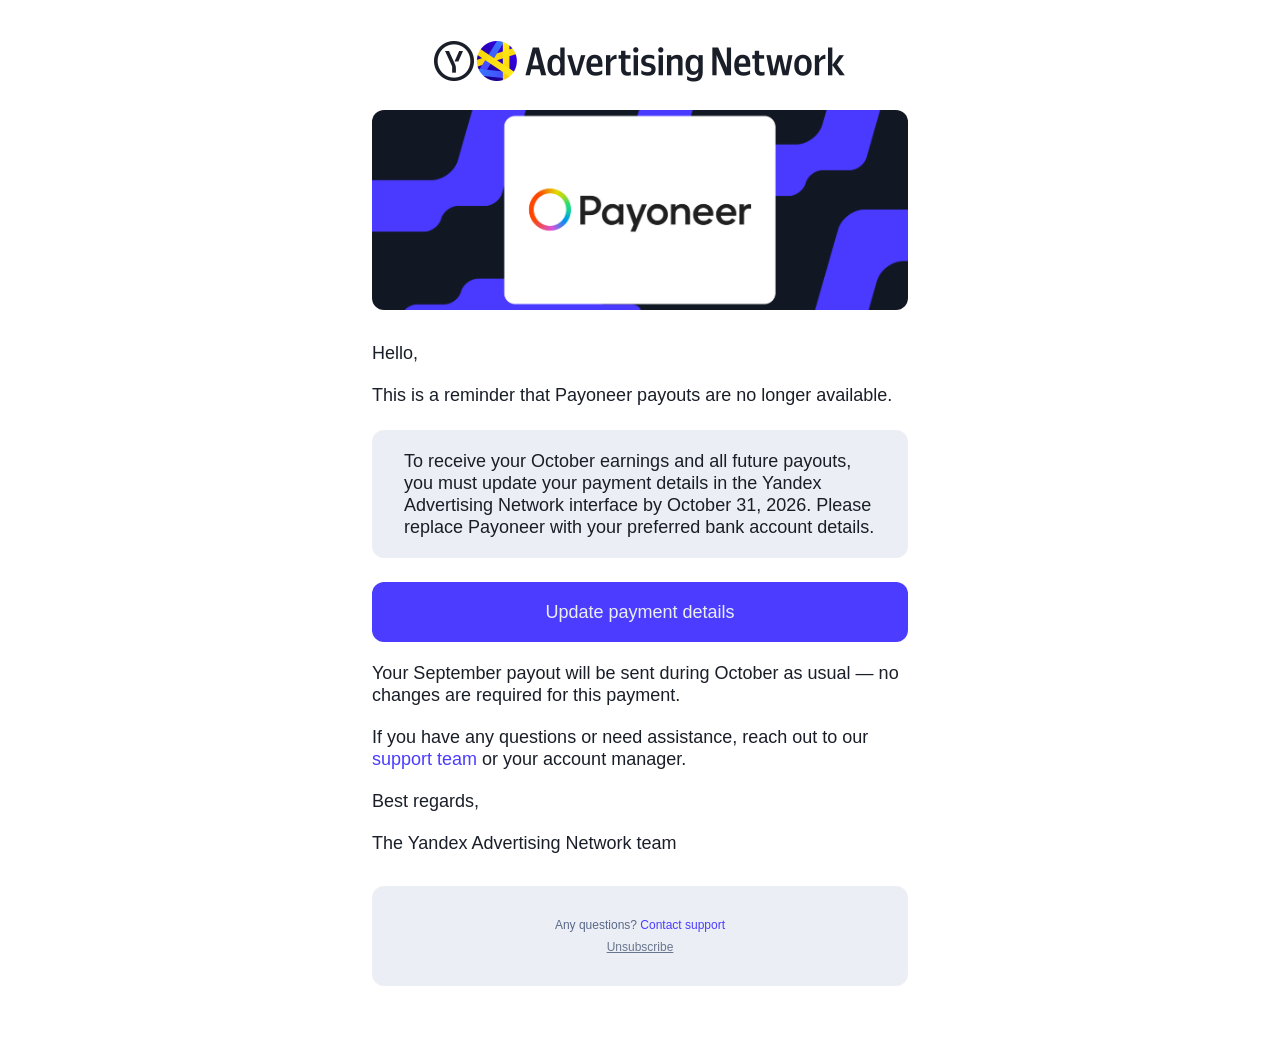
<file: yan-en/email.html>
<!doctype html>
<html lang="en">
<head><meta name="robots" content="noindex,nofollow"><meta charset="utf-8"><meta name="viewport" content="width=device-width,initial-scale=1"><title>Reminder: Update your payment details by&nbsp;October 31, 2026</title>
<style type="text/css">@media only screen and (min-width:601px){.header-logo-width-414{width:414px!important;}}@media only screen and (max-width:600px){.design-h1{font-size:24px!important;line-height:28.8px!important;}.design-h2{font-size:18px!important;line-height:21.6px!important;}.design-button{font-size:15px!important;line-height:28px!important;}.email-shell{width:100%!important;max-width:600px!important;}.header-logo-width-414{width:248.4px!important;max-width:100%!important;}.header-logo{width:100%!important;max-width:100%!important;height:auto!important;}.plain-list-gap{padding-bottom:20px!important;}.content-pad{padding-left:15px!important;padding-right:15px!important;}.hero-image-rounded{border-radius:12px!important;}.v2-schedule-time-col{width:96px!important;padding-right:8px!important;}.v2-schedule-time-badge{width:88px!important;}.v2-schedule-time-badge span{font-size:12px!important;line-height:14px!important;}.v2-news-desktop-image,.v2-image-text-desktop-image,.v2-image-text-wide-desktop,.v2-media-card-desktop-image,.v2-media-preview-desktop-image{display:none!important;width:0!important;max-height:0!important;overflow:hidden!important;mso-hide:all!important;}.v2-news-mobile-image,.v2-image-text-mobile-image,.v2-image-text-wide-mobile,.v2-media-card-mobile-image,.v2-media-preview-mobile-image{display:block!important;max-height:none!important;overflow:visible!important;}.v2-image-text-mobile-image{padding-bottom:16px!important;}.v2-news-copy,.v2-image-text-copy,.v2-media-preview-copy{display:block!important;width:100%!important;padding-left:0!important;padding-right:0!important;}.v2-news-button{width:100%!important;}.v2-news-item{padding-top:24px!important;}.v2-media-card-item,.v2-event-choice-item,.v2-icon-fact-grid-item{display:block!important;width:100%!important;padding:0 0 16px!important;}.v2-stat-panel-cell{display:block!important;width:100%!important;box-sizing:border-box!important;}.v2-stat-grid-card{display:block!important;width:100%!important;box-sizing:border-box!important;height:auto!important;}.v2-stat-grid-value,.v2-stat-panel-label{height:auto!important;}.v2-stat-grid-gutter{display:block!important;width:100%!important;height:16px!important;}.v2-event-choice-copy{height:auto!important;padding-bottom:24px!important;}.v2-event-card{padding:24px!important;}.v2-event-confirmation-card{padding:24px!important;}.v2-event-confirmation-datetime,.v2-event-confirmation-timezone{display:block!important;width:100%!important;text-align:left!important;}.v2-event-confirmation-datetime{padding-bottom:8px!important;}.v2-event-confirmation-timezone{padding:0 0 24px!important;}.v2-course-promo-card{padding:24px!important;}.v2-course-facts,.v2-course-copy,.v2-course-service,.v2-course-speaker{display:block!important;width:100%!important;}.v2-course-facts{padding:0 0 20px!important;}.v2-course-copy{padding:0 0 24px!important;}.v2-course-service{padding:0 0 20px!important;}.v2-tile-cell{display:block!important;width:100%!important;padding:0 0 16px!important;}.v4-cta-group-item{display:block!important;width:100%!important;box-sizing:border-box!important;padding:8px!important;}}@media only screen and (max-width:375px){.v2-case-conversion-card{padding:20px!important;border-radius:20px!important;}.v2-case-conversion-button{width:100%!important;}.v2-schedule-time-col,.v2-schedule-copy{display:block!important;width:100%!important;max-width:100%!important;}.v2-schedule-time-col{padding:0 0 8px!important;}}</style></head>
<body bgcolor="#FFFFFF" style="margin:0;padding:0;background-color:#FFFFFF;">
<!--[if !mso]><!--><div class="preheader" style="display:none!important;max-height:0;max-width:0;opacity:0;overflow:hidden;font-size:1px;line-height:1px;color:transparent;mso-hide:all;">Payoneer is no longer supported. Please add a&nbsp;new payout method to&nbsp;receive your earnings<span aria-hidden="true" style="display:none!important;max-height:0;max-width:0;opacity:0;overflow:hidden;font-size:1px;line-height:1px;color:transparent;mso-hide:all;">&#847;&zwnj;&nbsp;&#847;&zwnj;&nbsp;&#847;&zwnj;&nbsp;&#847;&zwnj;&nbsp;&#847;&zwnj;&nbsp;&#847;&zwnj;&nbsp;&#847;&zwnj;&nbsp;&#847;&zwnj;&nbsp;&#847;&zwnj;&nbsp;&#847;&zwnj;&nbsp;&#847;&zwnj;&nbsp;&#847;&zwnj;&nbsp;&#847;&zwnj;&nbsp;&#847;&zwnj;&nbsp;&#847;&zwnj;&nbsp;&#847;&zwnj;&nbsp;&#847;&zwnj;&nbsp;&#847;&zwnj;&nbsp;&#847;&zwnj;&nbsp;&#847;&zwnj;&nbsp;&#847;&zwnj;&nbsp;&#847;&zwnj;&nbsp;&#847;&zwnj;&nbsp;&#847;&zwnj;&nbsp;&#847;&zwnj;&nbsp;&#847;&zwnj;&nbsp;&#847;&zwnj;&nbsp;&#847;&zwnj;&nbsp;&#847;&zwnj;&nbsp;&#847;&zwnj;&nbsp;&#847;&zwnj;&nbsp;&#847;&zwnj;&nbsp;&#847;&zwnj;&nbsp;&#847;&zwnj;&nbsp;&#847;&zwnj;&nbsp;&#847;&zwnj;&nbsp;&#847;&zwnj;&nbsp;&#847;&zwnj;&nbsp;&#847;&zwnj;&nbsp;&#847;&zwnj;&nbsp;&#847;&zwnj;&nbsp;&#847;&zwnj;&nbsp;&#847;&zwnj;&nbsp;&#847;&zwnj;&nbsp;&#847;&zwnj;&nbsp;&#847;&zwnj;&nbsp;&#847;&zwnj;&nbsp;&#847;&zwnj;&nbsp;&#847;&zwnj;&nbsp;&#847;&zwnj;&nbsp;&#847;&zwnj;&nbsp;&#847;&zwnj;&nbsp;&#847;&zwnj;&nbsp;&#847;&zwnj;&nbsp;&#847;&zwnj;&nbsp;&#847;&zwnj;&nbsp;&#847;&zwnj;&nbsp;&#847;&zwnj;&nbsp;&#847;&zwnj;&nbsp;&#847;&zwnj;&nbsp;&#847;&zwnj;&nbsp;&#847;&zwnj;&nbsp;&#847;&zwnj;&nbsp;&#847;&zwnj;&nbsp;&#847;&zwnj;&nbsp;&#847;&zwnj;&nbsp;&#847;&zwnj;&nbsp;&#847;&zwnj;&nbsp;&#847;&zwnj;&nbsp;&#847;&zwnj;&nbsp;&#847;&zwnj;&nbsp;&#847;&zwnj;&nbsp;&#847;&zwnj;&nbsp;&#847;&zwnj;&nbsp;&#847;&zwnj;&nbsp;&#847;&zwnj;&nbsp;&#847;&zwnj;&nbsp;&#847;&zwnj;&nbsp;&#847;&zwnj;&nbsp;&#847;&zwnj;&nbsp;&#847;&zwnj;&nbsp;&#847;&zwnj;&nbsp;&#847;&zwnj;&nbsp;&#847;&zwnj;&nbsp;&#847;&zwnj;&nbsp;&#847;&zwnj;&nbsp;&#847;&zwnj;&nbsp;&#847;&zwnj;&nbsp;&#847;&zwnj;&nbsp;&#847;&zwnj;&nbsp;&#847;&zwnj;&nbsp;&#847;&zwnj;&nbsp;&#847;&zwnj;&nbsp;&#847;&zwnj;&nbsp;&#847;&zwnj;&nbsp;&#847;&zwnj;&nbsp;&#847;&zwnj;&nbsp;&#847;&zwnj;&nbsp;&#847;&zwnj;&nbsp;&#847;&zwnj;&nbsp;&#847;&zwnj;&nbsp;&#847;&zwnj;&nbsp;&#847;&zwnj;&nbsp;&#847;&zwnj;&nbsp;&#847;&zwnj;&nbsp;&#847;&zwnj;&nbsp;&#847;&zwnj;&nbsp;&#847;&zwnj;&nbsp;&#847;&zwnj;&nbsp;&#847;&zwnj;&nbsp;&#847;&zwnj;&nbsp;&#847;&zwnj;&nbsp;&#847;&zwnj;&nbsp;&#847;&zwnj;&nbsp;&#847;&zwnj;&nbsp;&#847;&zwnj;&nbsp;&#847;&zwnj;&nbsp;&#847;&zwnj;&nbsp;&#847;&zwnj;&nbsp;&#847;&zwnj;&nbsp;</span></div><!--<![endif]-->
<table role="presentation" width="100%" cellpadding="0" cellspacing="0" bgcolor="#FFFFFF" style="width:100%;background-color:#FFFFFF;"><tr><td align="center" style="padding:20px 0 24px;">
<!--[if mso]><table role="presentation" width="600"><tr><td><![endif]-->
<table role="presentation" width="600" class="email-shell" cellpadding="0" cellspacing="0" bgcolor="#FFFFFF" style="width:100%;max-width:600px;table-layout:fixed;background-color:#FFFFFF;"><tr data-spec-block="logo"><td class="content-pad" style="padding:20px 15px 28px;"><!--[if mso]><table role="presentation" width="536" align="center" cellpadding="0" cellspacing="0"><tr><td><![endif]--><table role="presentation" width="100%" align="center" class="content-width" cellpadding="0" cellspacing="0" style="width:100%;max-width:536px;margin:0 auto;border-spacing:0;"><tr><td><table role="presentation" width="100%" align="center" border="0" cellpadding="0" cellspacing="0" style="width:100%;margin:0 auto;border-spacing:0;"><tr><td align="center" style="text-align:center;font-size:0;line-height:0;"><a class="header-logo-wrap header-logo-width-414" align="center" data-email-role="header-logo" href="https://partner.yandex.com/" style="display:inline-block;width:75.27%;max-width:414px;text-align:center;"><img class="header-logo header-logo-long" data-email-role="header-logo" src="images/yulia_20261005_yandex-advertising-network--en--light.png" width="414" height="42" alt="Advertising Network" style="display:block;width:414px;max-width:100%;height:auto;margin:0 auto;"></a></td></tr></table></td></tr></table><!--[if mso]></td></tr></table><![endif]--></td></tr><tr data-spec-block="payoneer-hero"><td class="content-pad" style="padding:0 15px 32px;"><!--[if mso]><table role="presentation" width="536" align="center" cellpadding="0" cellspacing="0"><tr><td><![endif]--><table role="presentation" width="100%" align="center" class="content-width" cellpadding="0" cellspacing="0" style="width:100%;max-width:536px;margin:0 auto;border-spacing:0;"><tr><td><img class="hero-image hero-image-rounded" src="images/payoneer.png" width="536" height="200" alt="Payoneer" style="display:block;width:100%;max-width:536px;height:auto;border:0;border-radius:12px;"></td></tr></table><!--[if mso]></td></tr></table><![endif]--></td></tr><tr data-spec-block="greeting"><td class="content-pad" style="padding:0 15px 20px;"><!--[if mso]><table role="presentation" width="536" align="center" cellpadding="0" cellspacing="0"><tr><td><![endif]--><table role="presentation" width="100%" align="center" class="content-width" cellpadding="0" cellspacing="0" style="width:100%;max-width:536px;margin:0 auto;border-spacing:0;"><tr><td><p style="margin:0;color:#191E28;font:400 18px/22px Arial,Helvetica,sans-serif;">Hello,</p></td></tr></table><!--[if mso]></td></tr></table><![endif]--></td></tr><tr data-spec-block="reminder"><td class="content-pad" style="padding:0 15px 24px;"><!--[if mso]><table role="presentation" width="536" align="center" cellpadding="0" cellspacing="0"><tr><td><![endif]--><table role="presentation" width="100%" align="center" class="content-width" cellpadding="0" cellspacing="0" style="width:100%;max-width:536px;margin:0 auto;border-spacing:0;"><tr><td><p style="margin:0;color:#191E28;font:400 18px/22px Arial,Helvetica,sans-serif;">This is a&nbsp;reminder that&nbsp;Payoneer payouts are no longer available.</p></td></tr></table><!--[if mso]></td></tr></table><![endif]--></td></tr><tr data-spec-block="action-text"><td class="content-pad" style="padding:0 15px 24px;"><!--[if mso]><table role="presentation" width="536" align="center" cellpadding="0" cellspacing="0"><tr><td><![endif]--><table role="presentation" width="100%" align="center" class="content-width" cellpadding="0" cellspacing="0" style="width:100%;max-width:536px;margin:0 auto;border-spacing:0;"><tr><td><table data-email-component="V4-KEY-STATEMENT/surface" role="presentation" width="100%" border="0" cellspacing="0" cellpadding="0" style="width:100%;max-width:536px;border-spacing:0;"><tr><td bgcolor="#EBEFF5" style="background-color:#EBEFF5;border-radius:12px;padding:20px 32px;color:#191E28;font:400 18px/22px Arial,Helvetica,sans-serif;">To&nbsp;receive your October earnings and&nbsp;all future payouts, you must update your payment details in&nbsp;the&nbsp;Yandex Advertising Network interface by&nbsp;October 31, 2026. Please replace Payoneer with&nbsp;your preferred bank account details.</td></tr></table></td></tr></table><!--[if mso]></td></tr></table><![endif]--></td></tr><tr data-spec-block="primary-cta"><td class="content-pad" style="padding:0 15px 20px;"><!--[if mso]><table role="presentation" width="536" align="center" cellpadding="0" cellspacing="0"><tr><td><![endif]--><table role="presentation" width="100%" align="center" class="content-width" cellpadding="0" cellspacing="0" style="width:100%;max-width:536px;margin:0 auto;border-spacing:0;"><tr><td><table role="presentation" cellpadding="0" cellspacing="0" width="100%" style="width:100%;"><tr><td align="center" bgcolor="#4B3CFF" style="display:block;background-color:#4B3CFF;border:0px solid #4B3CFF;border-radius:12px;"><a class="design-button cta-link" href="https://partner.yandex.com/v2/settings/financial" target="_blank" data-cta-emphasis="accent" data-cta-reason="SINGLE_CTA_ALWAYS_ACCENT" data-cta-size="standard" data-cta-size-reason="REQUESTED_SIZE_APPLIED" style="display:block;padding:16px 16px;color:#EBEFF5;white-space:normal;overflow-wrap:anywhere;word-break:break-word;text-align:center;text-decoration:none;font:400 18px/28px Arial,Helvetica,sans-serif;">Update payment details</a></td></tr></table></td></tr></table><!--[if mso]></td></tr></table><![endif]--></td></tr><tr data-spec-block="september-payout"><td class="content-pad" style="padding:0 15px 20px;"><!--[if mso]><table role="presentation" width="536" align="center" cellpadding="0" cellspacing="0"><tr><td><![endif]--><table role="presentation" width="100%" align="center" class="content-width" cellpadding="0" cellspacing="0" style="width:100%;max-width:536px;margin:0 auto;border-spacing:0;"><tr><td><p style="margin:0;color:#191E28;font:400 18px/22px Arial,Helvetica,sans-serif;">Your September payout will be sent during October as&nbsp;usual — no changes are required for&nbsp;this payment.</p></td></tr></table><!--[if mso]></td></tr></table><![endif]--></td></tr><tr data-spec-block="contact-support"><td class="content-pad" style="padding:0 15px 20px;"><!--[if mso]><table role="presentation" width="536" align="center" cellpadding="0" cellspacing="0"><tr><td><![endif]--><table role="presentation" width="100%" align="center" class="content-width" cellpadding="0" cellspacing="0" style="width:100%;max-width:536px;margin:0 auto;border-spacing:0;"><tr><td><p style="margin:0;color:#191E28;font:400 18px/22px Arial,Helvetica,sans-serif;">If&nbsp;you have any questions or&nbsp;need assistance, reach out to&nbsp;our <a href="https://ads.yandex.com/helpcenter/en/support/contact#other" target="_blank" style="color:#4B3CFF;text-decoration:none;">support team</a> or&nbsp;your account manager.</p></td></tr></table><!--[if mso]></td></tr></table><![endif]--></td></tr><tr data-spec-block="closing"><td class="content-pad" style="padding:0 15px 20px;"><!--[if mso]><table role="presentation" width="536" align="center" cellpadding="0" cellspacing="0"><tr><td><![endif]--><table role="presentation" width="100%" align="center" class="content-width" cellpadding="0" cellspacing="0" style="width:100%;max-width:536px;margin:0 auto;border-spacing:0;"><tr><td><p style="margin:0;color:#191E28;font:400 18px/22px Arial,Helvetica,sans-serif;">Best regards,</p></td></tr></table><!--[if mso]></td></tr></table><![endif]--></td></tr><tr data-spec-block="team"><td class="content-pad" style="padding:0 15px 32px;"><!--[if mso]><table role="presentation" width="536" align="center" cellpadding="0" cellspacing="0"><tr><td><![endif]--><table role="presentation" width="100%" align="center" class="content-width" cellpadding="0" cellspacing="0" style="width:100%;max-width:536px;margin:0 auto;border-spacing:0;"><tr><td><p style="margin:0;color:#191E28;font:400 18px/22px Arial,Helvetica,sans-serif;">The&nbsp;Yandex Advertising Network team</p></td></tr></table><!--[if mso]></td></tr></table><![endif]--></td></tr><tr data-spec-block="footer"><td class="content-pad" style="padding:0 15px 32px;"><!--[if mso]><table role="presentation" width="536" align="center" cellpadding="0" cellspacing="0"><tr><td><![endif]--><table role="presentation" width="100%" align="center" class="content-width" cellpadding="0" cellspacing="0" style="width:100%;max-width:536px;margin:0 auto;border-spacing:0;"><tr><td><table role="presentation" width="100%" align="center" cellpadding="0" cellspacing="0" bgcolor="#EBEFF5" style="width:100%;margin:0 auto;background-color:#EBEFF5;border-radius:12px;"><tr><td style="padding:28px 16px;"><table role="presentation" width="100%" align="center" cellpadding="0" cellspacing="0" style="width:100%;margin:0 auto;"><tr><td align="center" style="padding:4px 0;color:#5A6989;font:400 12px/14px Arial,Tahoma,sans-serif;text-align:center;">Any questions? <a href="https://yandex.ru/support/partner/en/support.html" target="_blank" style="color:#4B3CFF;text-decoration:none;">Contact support</a></td></tr><tr><td align="center" style="padding:4px 0;color:#5A6989;font:400 12px/14px Arial,Tahoma,sans-serif;text-align:center;"><a href="{{ unsubscribe_link }}" style="color:#6A768E;text-decoration:underline;">Unsubscribe</a></td></tr></table></td></tr></table></td></tr></table><!--[if mso]></td></tr></table><![endif]--></td></tr></table>
<!--[if mso]></td></tr></table><![endif]-->
</td></tr></table>
</body></html>
</file>
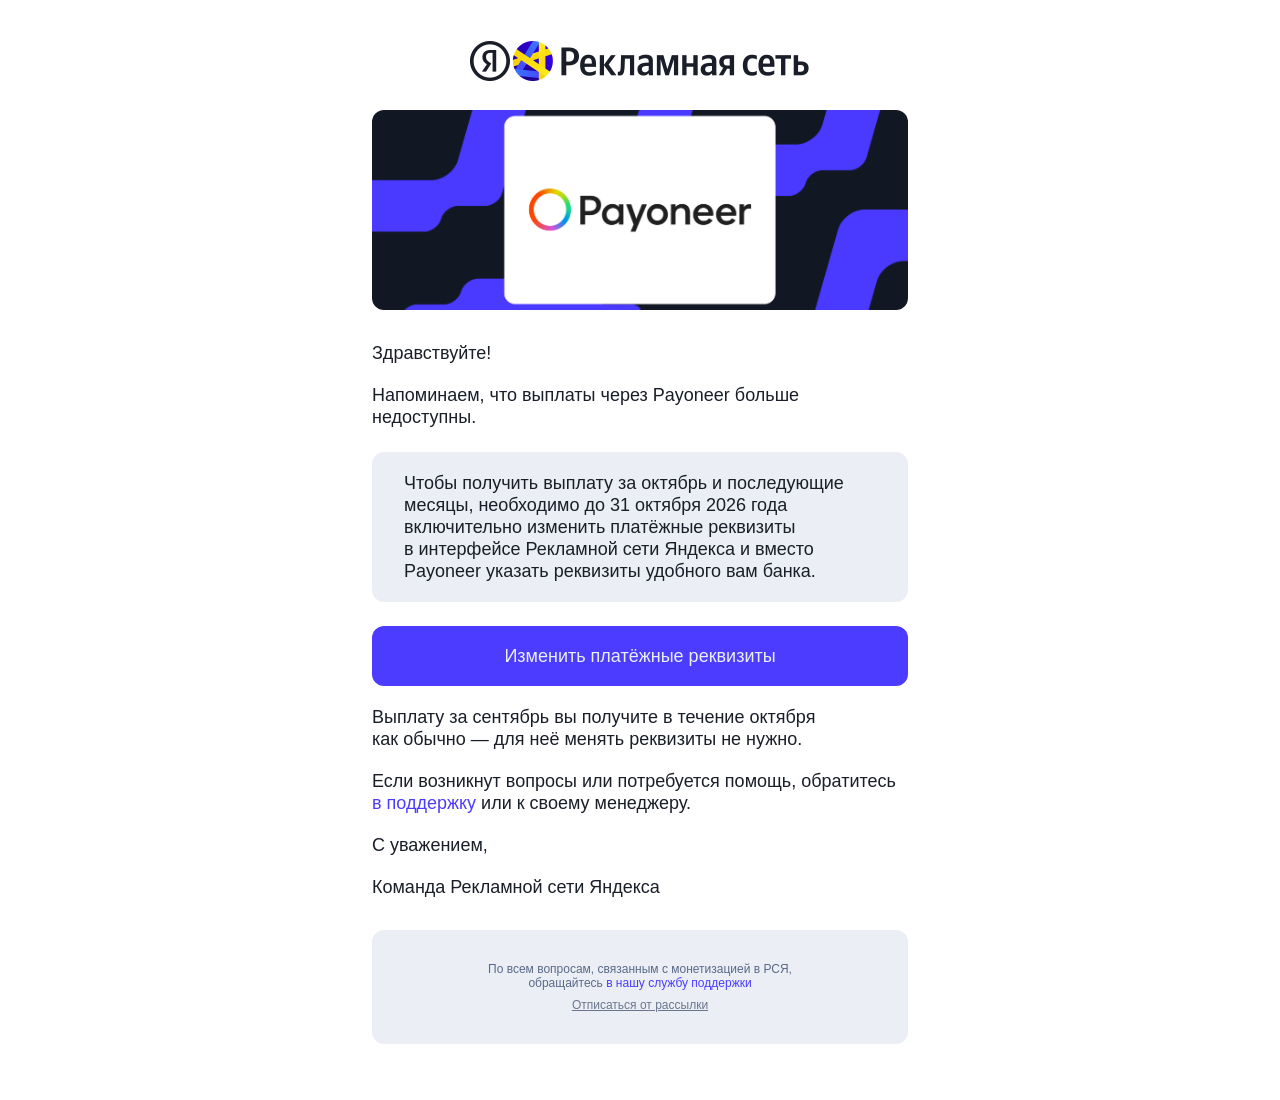
<file: yan-ru/email.html>
<!doctype html>
<html lang="ru">
<head><meta name="robots" content="noindex,nofollow"><meta charset="utf-8"><meta name="viewport" content="width=device-width,initial-scale=1"><title>Напоминание: обновите платёжные реквизиты до&nbsp;31 октября 2026 года</title>
<style type="text/css">@media only screen and (min-width:601px){.header-logo-width-342{width:342px!important;}}@media only screen and (max-width:600px){.design-h1{font-size:24px!important;line-height:28.8px!important;}.design-h2{font-size:18px!important;line-height:21.6px!important;}.design-button{font-size:15px!important;line-height:28px!important;}.email-shell{width:100%!important;max-width:600px!important;}.header-logo-width-342{width:205.2px!important;max-width:100%!important;}.header-logo{width:100%!important;max-width:100%!important;height:auto!important;}.plain-list-gap{padding-bottom:20px!important;}.content-pad{padding-left:15px!important;padding-right:15px!important;}.hero-image-rounded{border-radius:12px!important;}.v2-schedule-time-col{width:96px!important;padding-right:8px!important;}.v2-schedule-time-badge{width:88px!important;}.v2-schedule-time-badge span{font-size:12px!important;line-height:14px!important;}.v2-news-desktop-image,.v2-image-text-desktop-image,.v2-image-text-wide-desktop,.v2-media-card-desktop-image,.v2-media-preview-desktop-image{display:none!important;width:0!important;max-height:0!important;overflow:hidden!important;mso-hide:all!important;}.v2-news-mobile-image,.v2-image-text-mobile-image,.v2-image-text-wide-mobile,.v2-media-card-mobile-image,.v2-media-preview-mobile-image{display:block!important;max-height:none!important;overflow:visible!important;}.v2-image-text-mobile-image{padding-bottom:16px!important;}.v2-news-copy,.v2-image-text-copy,.v2-media-preview-copy{display:block!important;width:100%!important;padding-left:0!important;padding-right:0!important;}.v2-news-button{width:100%!important;}.v2-news-item{padding-top:24px!important;}.v2-media-card-item,.v2-event-choice-item,.v2-icon-fact-grid-item{display:block!important;width:100%!important;padding:0 0 16px!important;}.v2-stat-panel-cell{display:block!important;width:100%!important;box-sizing:border-box!important;}.v2-stat-grid-card{display:block!important;width:100%!important;box-sizing:border-box!important;height:auto!important;}.v2-stat-grid-value,.v2-stat-panel-label{height:auto!important;}.v2-stat-grid-gutter{display:block!important;width:100%!important;height:16px!important;}.v2-event-choice-copy{height:auto!important;padding-bottom:24px!important;}.v2-event-card{padding:24px!important;}.v2-event-confirmation-card{padding:24px!important;}.v2-event-confirmation-datetime,.v2-event-confirmation-timezone{display:block!important;width:100%!important;text-align:left!important;}.v2-event-confirmation-datetime{padding-bottom:8px!important;}.v2-event-confirmation-timezone{padding:0 0 24px!important;}.v2-course-promo-card{padding:24px!important;}.v2-course-facts,.v2-course-copy,.v2-course-service,.v2-course-speaker{display:block!important;width:100%!important;}.v2-course-facts{padding:0 0 20px!important;}.v2-course-copy{padding:0 0 24px!important;}.v2-course-service{padding:0 0 20px!important;}.v2-tile-cell{display:block!important;width:100%!important;padding:0 0 16px!important;}.v4-cta-group-item{display:block!important;width:100%!important;box-sizing:border-box!important;padding:8px!important;}}@media only screen and (max-width:375px){.v2-case-conversion-card{padding:20px!important;border-radius:20px!important;}.v2-case-conversion-button{width:100%!important;}.v2-schedule-time-col,.v2-schedule-copy{display:block!important;width:100%!important;max-width:100%!important;}.v2-schedule-time-col{padding:0 0 8px!important;}}</style></head>
<body bgcolor="#FFFFFF" style="margin:0;padding:0;background-color:#FFFFFF;">
<!--[if !mso]><!--><div class="preheader" style="display:none!important;max-height:0;max-width:0;opacity:0;overflow:hidden;font-size:1px;line-height:1px;color:transparent;mso-hide:all;">Выплаты через Payoneer больше не&nbsp;поддерживаются. Укажите другой способ получения выплат<span aria-hidden="true" style="display:none!important;max-height:0;max-width:0;opacity:0;overflow:hidden;font-size:1px;line-height:1px;color:transparent;mso-hide:all;">&#847;&zwnj;&nbsp;&#847;&zwnj;&nbsp;&#847;&zwnj;&nbsp;&#847;&zwnj;&nbsp;&#847;&zwnj;&nbsp;&#847;&zwnj;&nbsp;&#847;&zwnj;&nbsp;&#847;&zwnj;&nbsp;&#847;&zwnj;&nbsp;&#847;&zwnj;&nbsp;&#847;&zwnj;&nbsp;&#847;&zwnj;&nbsp;&#847;&zwnj;&nbsp;&#847;&zwnj;&nbsp;&#847;&zwnj;&nbsp;&#847;&zwnj;&nbsp;&#847;&zwnj;&nbsp;&#847;&zwnj;&nbsp;&#847;&zwnj;&nbsp;&#847;&zwnj;&nbsp;&#847;&zwnj;&nbsp;&#847;&zwnj;&nbsp;&#847;&zwnj;&nbsp;&#847;&zwnj;&nbsp;&#847;&zwnj;&nbsp;&#847;&zwnj;&nbsp;&#847;&zwnj;&nbsp;&#847;&zwnj;&nbsp;&#847;&zwnj;&nbsp;&#847;&zwnj;&nbsp;&#847;&zwnj;&nbsp;&#847;&zwnj;&nbsp;&#847;&zwnj;&nbsp;&#847;&zwnj;&nbsp;&#847;&zwnj;&nbsp;&#847;&zwnj;&nbsp;&#847;&zwnj;&nbsp;&#847;&zwnj;&nbsp;&#847;&zwnj;&nbsp;&#847;&zwnj;&nbsp;&#847;&zwnj;&nbsp;&#847;&zwnj;&nbsp;&#847;&zwnj;&nbsp;&#847;&zwnj;&nbsp;&#847;&zwnj;&nbsp;&#847;&zwnj;&nbsp;&#847;&zwnj;&nbsp;&#847;&zwnj;&nbsp;&#847;&zwnj;&nbsp;&#847;&zwnj;&nbsp;&#847;&zwnj;&nbsp;&#847;&zwnj;&nbsp;&#847;&zwnj;&nbsp;&#847;&zwnj;&nbsp;&#847;&zwnj;&nbsp;&#847;&zwnj;&nbsp;&#847;&zwnj;&nbsp;&#847;&zwnj;&nbsp;&#847;&zwnj;&nbsp;&#847;&zwnj;&nbsp;&#847;&zwnj;&nbsp;&#847;&zwnj;&nbsp;&#847;&zwnj;&nbsp;&#847;&zwnj;&nbsp;&#847;&zwnj;&nbsp;&#847;&zwnj;&nbsp;&#847;&zwnj;&nbsp;&#847;&zwnj;&nbsp;&#847;&zwnj;&nbsp;&#847;&zwnj;&nbsp;&#847;&zwnj;&nbsp;&#847;&zwnj;&nbsp;&#847;&zwnj;&nbsp;&#847;&zwnj;&nbsp;&#847;&zwnj;&nbsp;&#847;&zwnj;&nbsp;&#847;&zwnj;&nbsp;&#847;&zwnj;&nbsp;&#847;&zwnj;&nbsp;&#847;&zwnj;&nbsp;&#847;&zwnj;&nbsp;&#847;&zwnj;&nbsp;&#847;&zwnj;&nbsp;&#847;&zwnj;&nbsp;&#847;&zwnj;&nbsp;&#847;&zwnj;&nbsp;&#847;&zwnj;&nbsp;&#847;&zwnj;&nbsp;&#847;&zwnj;&nbsp;&#847;&zwnj;&nbsp;&#847;&zwnj;&nbsp;&#847;&zwnj;&nbsp;&#847;&zwnj;&nbsp;&#847;&zwnj;&nbsp;&#847;&zwnj;&nbsp;&#847;&zwnj;&nbsp;&#847;&zwnj;&nbsp;&#847;&zwnj;&nbsp;&#847;&zwnj;&nbsp;&#847;&zwnj;&nbsp;&#847;&zwnj;&nbsp;&#847;&zwnj;&nbsp;&#847;&zwnj;&nbsp;&#847;&zwnj;&nbsp;&#847;&zwnj;&nbsp;&#847;&zwnj;&nbsp;&#847;&zwnj;&nbsp;&#847;&zwnj;&nbsp;&#847;&zwnj;&nbsp;&#847;&zwnj;&nbsp;&#847;&zwnj;&nbsp;&#847;&zwnj;&nbsp;&#847;&zwnj;&nbsp;&#847;&zwnj;&nbsp;&#847;&zwnj;&nbsp;&#847;&zwnj;&nbsp;&#847;&zwnj;&nbsp;&#847;&zwnj;&nbsp;&#847;&zwnj;&nbsp;&#847;&zwnj;&nbsp;</span></div><!--<![endif]-->
<table role="presentation" width="100%" cellpadding="0" cellspacing="0" bgcolor="#FFFFFF" style="width:100%;background-color:#FFFFFF;"><tr><td align="center" style="padding:20px 0 24px;">
<!--[if mso]><table role="presentation" width="600"><tr><td><![endif]-->
<table role="presentation" width="600" class="email-shell" cellpadding="0" cellspacing="0" bgcolor="#FFFFFF" style="width:100%;max-width:600px;table-layout:fixed;background-color:#FFFFFF;"><tr data-spec-block="logo"><td class="content-pad" style="padding:20px 15px 28px;"><!--[if mso]><table role="presentation" width="536" align="center" cellpadding="0" cellspacing="0"><tr><td><![endif]--><table role="presentation" width="100%" align="center" class="content-width" cellpadding="0" cellspacing="0" style="width:100%;max-width:536px;margin:0 auto;border-spacing:0;"><tr><td><table role="presentation" width="100%" align="center" border="0" cellpadding="0" cellspacing="0" style="width:100%;margin:0 auto;border-spacing:0;"><tr><td align="center" style="text-align:center;font-size:0;line-height:0;"><a class="header-logo-wrap header-logo-width-342" align="center" data-email-role="header-logo" href="https://partner.yandex.ru" style="display:inline-block;width:62.18%;max-width:342px;text-align:center;"><img class="header-logo header-logo-long" data-email-role="header-logo" src="images/yulia_20261005_yandex-advertising-network--ru--light.png" width="342" height="42" alt="Рекламная сеть" style="display:block;width:342px;max-width:100%;height:auto;margin:0 auto;"></a></td></tr></table></td></tr></table><!--[if mso]></td></tr></table><![endif]--></td></tr><tr data-spec-block="payoneer-hero"><td class="content-pad" style="padding:0 15px 32px;"><!--[if mso]><table role="presentation" width="536" align="center" cellpadding="0" cellspacing="0"><tr><td><![endif]--><table role="presentation" width="100%" align="center" class="content-width" cellpadding="0" cellspacing="0" style="width:100%;max-width:536px;margin:0 auto;border-spacing:0;"><tr><td><img class="hero-image hero-image-rounded" src="images/payoneer.png" width="536" height="200" alt="Payoneer" style="display:block;width:100%;max-width:536px;height:auto;border:0;border-radius:12px;"></td></tr></table><!--[if mso]></td></tr></table><![endif]--></td></tr><tr data-spec-block="greeting"><td class="content-pad" style="padding:0 15px 20px;"><!--[if mso]><table role="presentation" width="536" align="center" cellpadding="0" cellspacing="0"><tr><td><![endif]--><table role="presentation" width="100%" align="center" class="content-width" cellpadding="0" cellspacing="0" style="width:100%;max-width:536px;margin:0 auto;border-spacing:0;"><tr><td><p style="margin:0;color:#191E28;font:400 18px/22px Arial,Helvetica,sans-serif;">Здравствуйте!</p></td></tr></table><!--[if mso]></td></tr></table><![endif]--></td></tr><tr data-spec-block="reminder"><td class="content-pad" style="padding:0 15px 24px;"><!--[if mso]><table role="presentation" width="536" align="center" cellpadding="0" cellspacing="0"><tr><td><![endif]--><table role="presentation" width="100%" align="center" class="content-width" cellpadding="0" cellspacing="0" style="width:100%;max-width:536px;margin:0 auto;border-spacing:0;"><tr><td><p style="margin:0;color:#191E28;font:400 18px/22px Arial,Helvetica,sans-serif;">Напоминаем, что&nbsp;выплаты через Payoneer больше недоступны.</p></td></tr></table><!--[if mso]></td></tr></table><![endif]--></td></tr><tr data-spec-block="action-text"><td class="content-pad" style="padding:0 15px 24px;"><!--[if mso]><table role="presentation" width="536" align="center" cellpadding="0" cellspacing="0"><tr><td><![endif]--><table role="presentation" width="100%" align="center" class="content-width" cellpadding="0" cellspacing="0" style="width:100%;max-width:536px;margin:0 auto;border-spacing:0;"><tr><td><table data-email-component="V4-KEY-STATEMENT/surface" role="presentation" width="100%" border="0" cellspacing="0" cellpadding="0" style="width:100%;max-width:536px;border-spacing:0;"><tr><td bgcolor="#EBEFF5" style="background-color:#EBEFF5;border-radius:12px;padding:20px 32px;color:#191E28;font:400 18px/22px Arial,Helvetica,sans-serif;">Чтобы&nbsp;получить выплату за&nbsp;октябрь и&nbsp;последующие месяцы, необходимо до&nbsp;31 октября 2026 года включительно изменить платёжные реквизиты в&nbsp;интерфейсе Рекламной сети Яндекса и&nbsp;вместо Payoneer указать реквизиты удобного вам банка.</td></tr></table></td></tr></table><!--[if mso]></td></tr></table><![endif]--></td></tr><tr data-spec-block="primary-cta"><td class="content-pad" style="padding:0 15px 20px;"><!--[if mso]><table role="presentation" width="536" align="center" cellpadding="0" cellspacing="0"><tr><td><![endif]--><table role="presentation" width="100%" align="center" class="content-width" cellpadding="0" cellspacing="0" style="width:100%;max-width:536px;margin:0 auto;border-spacing:0;"><tr><td><table role="presentation" cellpadding="0" cellspacing="0" width="100%" style="width:100%;"><tr><td align="center" bgcolor="#4B3CFF" style="display:block;background-color:#4B3CFF;border:0px solid #4B3CFF;border-radius:12px;"><a class="design-button cta-link" href="https://partner.yandex.com/v2/settings/financial" target="_blank" data-cta-emphasis="accent" data-cta-reason="SINGLE_CTA_ALWAYS_ACCENT" data-cta-size="standard" data-cta-size-reason="REQUESTED_SIZE_APPLIED" style="display:block;padding:16px 16px;color:#EBEFF5;white-space:normal;overflow-wrap:anywhere;word-break:break-word;text-align:center;text-decoration:none;font:400 18px/28px Arial,Helvetica,sans-serif;">Изменить платёжные реквизиты</a></td></tr></table></td></tr></table><!--[if mso]></td></tr></table><![endif]--></td></tr><tr data-spec-block="september-payout"><td class="content-pad" style="padding:0 15px 20px;"><!--[if mso]><table role="presentation" width="536" align="center" cellpadding="0" cellspacing="0"><tr><td><![endif]--><table role="presentation" width="100%" align="center" class="content-width" cellpadding="0" cellspacing="0" style="width:100%;max-width:536px;margin:0 auto;border-spacing:0;"><tr><td><p style="margin:0;color:#191E28;font:400 18px/22px Arial,Helvetica,sans-serif;">Выплату за&nbsp;сентябрь вы получите в&nbsp;течение октября как&nbsp;обычно — для&nbsp;неё менять реквизиты не&nbsp;нужно.</p></td></tr></table><!--[if mso]></td></tr></table><![endif]--></td></tr><tr data-spec-block="contact-support"><td class="content-pad" style="padding:0 15px 20px;"><!--[if mso]><table role="presentation" width="536" align="center" cellpadding="0" cellspacing="0"><tr><td><![endif]--><table role="presentation" width="100%" align="center" class="content-width" cellpadding="0" cellspacing="0" style="width:100%;max-width:536px;margin:0 auto;border-spacing:0;"><tr><td><p style="margin:0;color:#191E28;font:400 18px/22px Arial,Helvetica,sans-serif;">Если возникнут вопросы или&nbsp;потребуется помощь, обратитесь <a href="https://ads.yandex.com/helpcenter/ru/support/contact#other" target="_blank" style="color:#4B3CFF;text-decoration:none;">в&nbsp;поддержку</a> или&nbsp;к&nbsp;своему менеджеру.</p></td></tr></table><!--[if mso]></td></tr></table><![endif]--></td></tr><tr data-spec-block="closing"><td class="content-pad" style="padding:0 15px 20px;"><!--[if mso]><table role="presentation" width="536" align="center" cellpadding="0" cellspacing="0"><tr><td><![endif]--><table role="presentation" width="100%" align="center" class="content-width" cellpadding="0" cellspacing="0" style="width:100%;max-width:536px;margin:0 auto;border-spacing:0;"><tr><td><p style="margin:0;color:#191E28;font:400 18px/22px Arial,Helvetica,sans-serif;">С&nbsp;уважением,</p></td></tr></table><!--[if mso]></td></tr></table><![endif]--></td></tr><tr data-spec-block="team"><td class="content-pad" style="padding:0 15px 32px;"><!--[if mso]><table role="presentation" width="536" align="center" cellpadding="0" cellspacing="0"><tr><td><![endif]--><table role="presentation" width="100%" align="center" class="content-width" cellpadding="0" cellspacing="0" style="width:100%;max-width:536px;margin:0 auto;border-spacing:0;"><tr><td><p style="margin:0;color:#191E28;font:400 18px/22px Arial,Helvetica,sans-serif;">Команда Рекламной сети Яндекса</p></td></tr></table><!--[if mso]></td></tr></table><![endif]--></td></tr><tr data-spec-block="footer"><td class="content-pad" style="padding:0 15px 32px;"><!--[if mso]><table role="presentation" width="536" align="center" cellpadding="0" cellspacing="0"><tr><td><![endif]--><table role="presentation" width="100%" align="center" class="content-width" cellpadding="0" cellspacing="0" style="width:100%;max-width:536px;margin:0 auto;border-spacing:0;"><tr><td><table role="presentation" width="100%" align="center" cellpadding="0" cellspacing="0" bgcolor="#EBEFF5" style="width:100%;margin:0 auto;background-color:#EBEFF5;border-radius:12px;"><tr><td style="padding:28px 16px;"><table role="presentation" width="100%" align="center" cellpadding="0" cellspacing="0" style="width:100%;margin:0 auto;"><tr><td align="center" style="padding:4px 0;color:#5A6989;font:400 12px/14px Arial,Tahoma,sans-serif;text-align:center;">По&nbsp;всем вопросам, связанным с&nbsp;монетизацией в&nbsp;РСЯ,<br>обращайтесь <a href="https://yandex.ru/support/partner/ru/support.html" target="_blank" style="color:#4B3CFF;text-decoration:none;">в&nbsp;нашу службу поддержки</a></td></tr><tr><td align="center" style="padding:4px 0;color:#5A6989;font:400 12px/14px Arial,Tahoma,sans-serif;text-align:center;"><a href="{{ unsubscribe_link }}" style="color:#6A768E;text-decoration:underline;">Отписаться от&nbsp;рассылки</a></td></tr></table></td></tr></table></td></tr></table><!--[if mso]></td></tr></table><![endif]--></td></tr></table>
<!--[if mso]></td></tr></table><![endif]-->
</td></tr></table>
</body></html>
</file>
<file: styles.css>
*{box-sizing:border-box}html{background:#0b0f17}body{margin:0;color:#f5f7fb;background:#0b0f17;font-family:Arial,Helvetica,sans-serif}main{max-width:1180px;margin:auto;padding:28px}.hero{position:relative;min-height:420px;overflow:hidden;border-radius:30px}.hero__image{position:absolute;width:100%;height:100%;object-fit:cover}.hero__shade{position:absolute;inset:0;background:linear-gradient(90deg,rgba(4,7,12,.96) 0%,rgba(4,7,12,.78) 42%,rgba(4,7,12,.16) 78%)}.hero__copy{position:relative;z-index:1;max-width:650px;padding:70px 64px}.eyebrow,.kicker{color:#aeb8ca;text-transform:uppercase;letter-spacing:.12em;font-size:12px;font-weight:700}.eyebrow span{display:inline-block;width:9px;height:9px;margin-right:8px;border-radius:50%;background:#e1fa00}h1{margin:24px 0 18px;font-size:64px;line-height:.98;letter-spacing:-.05em}.hero__copy>p:last-child{font-size:22px;color:#d8deea}.intro{display:grid;grid-template-columns:1fr 1fr;gap:48px;padding:64px 4px 34px}.intro h2{margin:8px 0;font-size:36px;line-height:1.1}.intro__copy{align-self:end;color:#bac3d2;font-size:17px;line-height:1.55}.grid{display:grid;grid-template-columns:repeat(2,minmax(0,1fr));gap:22px}.card{min-width:0;overflow:hidden;border:1px solid #283140;border-radius:22px;background:#141a24}.thumb{position:relative;height:290px;overflow:hidden;background:#191e28}.thumb__stage{position:absolute;top:0;left:0;width:700px;height:900px;transform-origin:top left;will-change:transform}.thumb iframe{display:block;width:700px;height:900px;border:0;background:#191e28;pointer-events:none}.thumb__link{position:absolute;inset:0;z-index:1}.card__body{padding:24px}.topline{display:flex;justify-content:space-between;gap:16px;align-items:center}.number{font-size:28px;font-weight:700;color:#f5f7fb}.status{padding:7px 10px;border-radius:99px;font-size:12px}.status--ready{color:#abb5c6;background:#232b38}.status--pending{color:#191e28;background:#e1fa00;font-weight:700}.status--danger{color:#191e28;background:#ff6b6b;font-weight:700}.email-name{min-height:48px;margin:24px 0 8px;color:#f5f7fb;font-size:18px;line-height:1.35;font-weight:700}.card .email-subject{min-height:40px;margin:0 0 22px;color:#aeb8ca;font-size:15px;line-height:1.4;font-weight:400}.open{display:flex;justify-content:space-between;padding:14px 16px;border-radius:12px;color:#fff;background:#4b3cff;text-decoration:none;font-weight:700}footer{display:flex;justify-content:space-between;margin-top:48px;padding:26px 4px;color:#7f8ca0;border-top:1px solid #252d39}@media(max-width:700px){main{padding:12px}.hero{min-height:500px}.hero__shade{background:linear-gradient(0deg,rgba(4,7,12,.98) 0%,rgba(4,7,12,.72) 62%,rgba(4,7,12,.15) 100%)}.hero__copy{padding:285px 25px 28px}h1{font-size:46px}.intro,.grid{grid-template-columns:1fr}.intro{padding:42px 10px 28px;gap:10px}.thumb{height:240px}.card__body{padding:20px}.topline{align-items:flex-start}.status{max-width:190px;text-align:center}.email-name,.card .email-subject{min-height:0}footer{display:block}}
</file>
